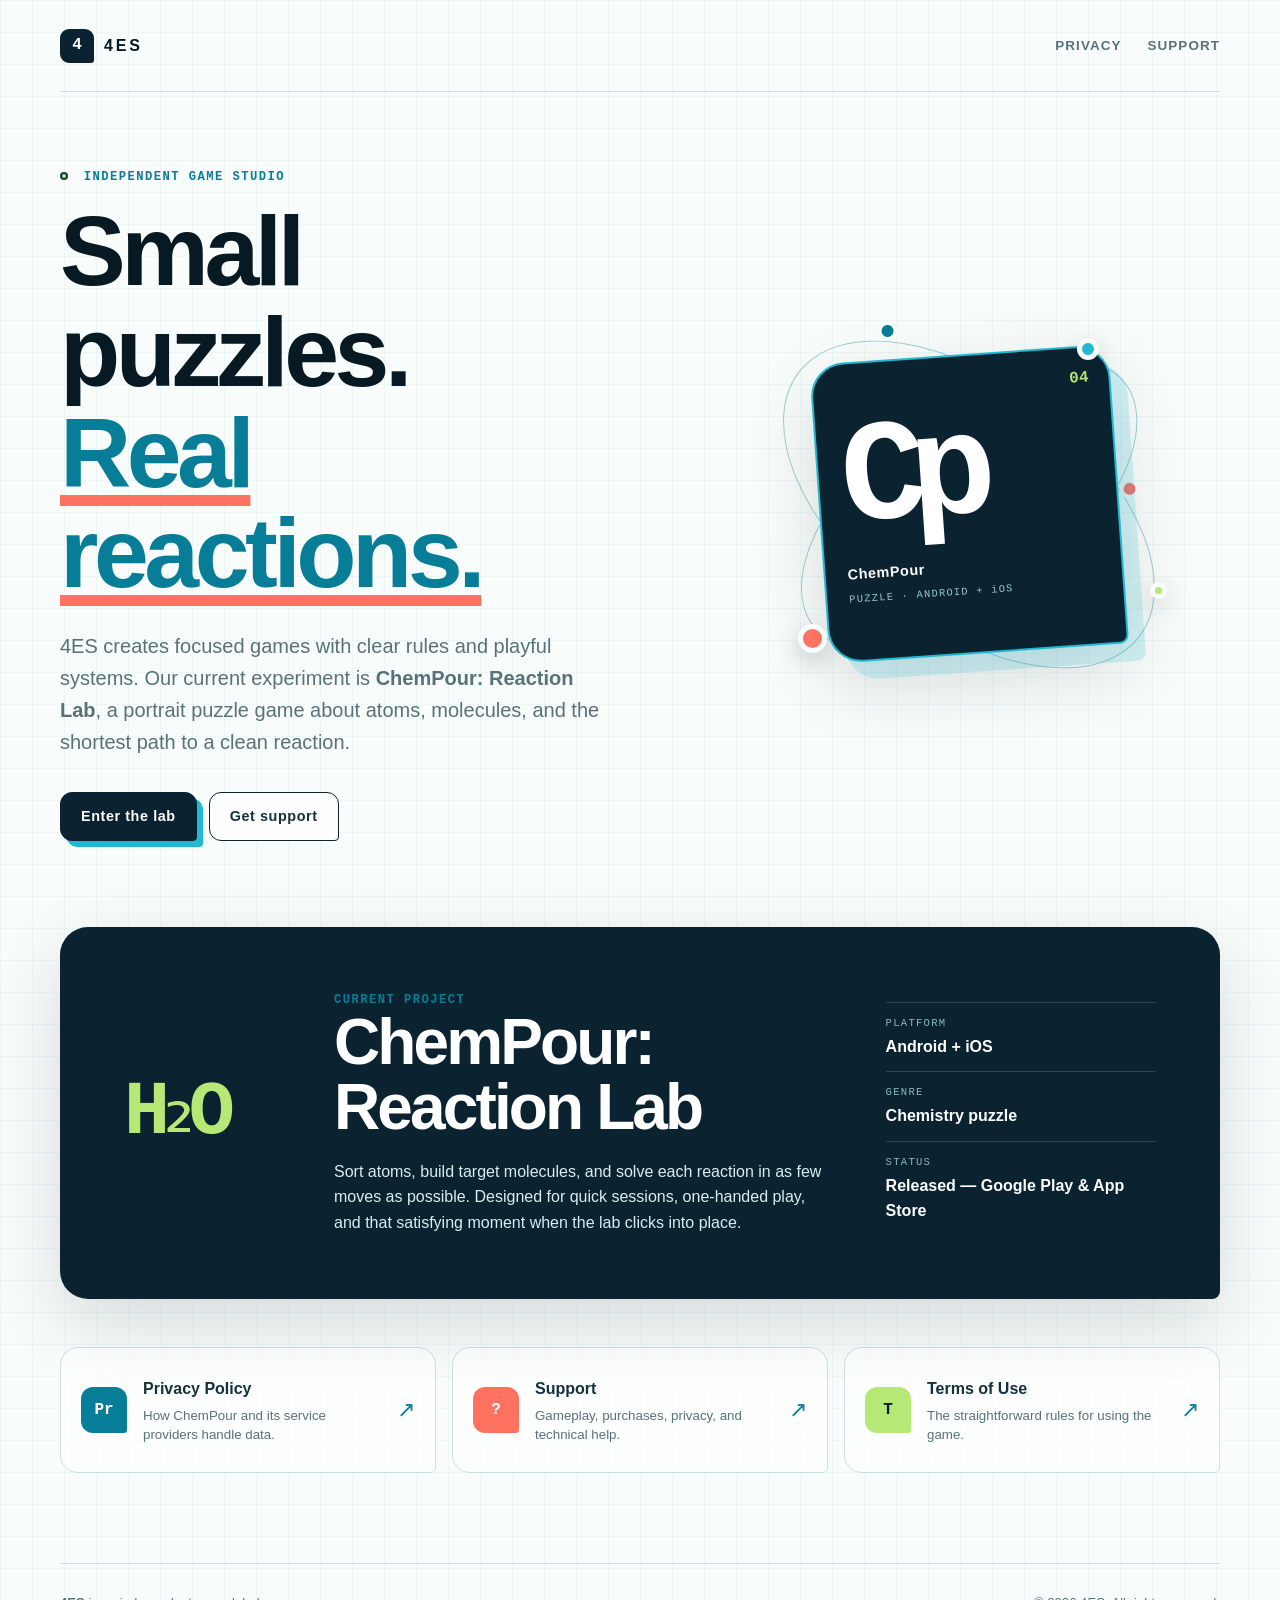
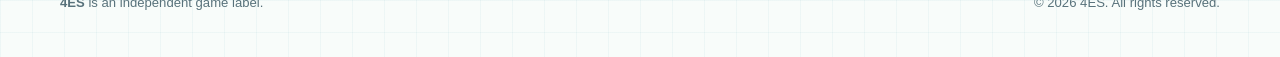
<file: index.html>
<!doctype html>
<html lang="en">
<head>
  <meta charset="utf-8">
  <meta name="viewport" content="width=device-width, initial-scale=1">
  <meta name="theme-color" content="#0b2231">
  <meta name="description" content="4ES is the independent developer and publisher of ChemPour, a compact chemistry puzzle game for Android and iOS.">
  <meta property="og:title" content="4ES — ChemPour: Reaction Lab">
  <meta property="og:description" content="Atoms, molecules, and minimum-move puzzles in a pocket-sized lab.">
  <meta property="og:type" content="website">
  <meta property="og:url" content="https://kaan-syn.github.io/">
  <link rel="icon" href="assets/mark.svg" type="image/svg+xml">
  <link rel="stylesheet" href="assets/styles.css">
  <title>4ES — ChemPour: Reaction Lab</title>
</head>
<body>
  <a class="skip-link" href="#main">Skip to content</a>
  <header class="site-header">
    <a class="brand" href="./" aria-label="4ES home">
      <span class="brand-mark" aria-hidden="true">4</span>
      <span>4ES</span>
    </a>
    <nav aria-label="Primary navigation">
      <a href="privacy/">Privacy</a>
      <a href="support/">Support</a>
    </nav>
  </header>

  <main id="main">
    <section class="hero" aria-labelledby="hero-title">
      <div class="hero-copy">
        <p class="eyebrow"><span class="status-dot" aria-hidden="true"></span> Independent game studio</p>
        <h1 id="hero-title">Small puzzles.<br><span>Real reactions.</span></h1>
        <p class="lede">4ES creates focused games with clear rules and playful systems. Our current experiment is <strong>ChemPour: Reaction Lab</strong>, a portrait puzzle game about atoms, molecules, and the shortest path to a clean reaction.</p>
        <div class="hero-actions">
          <a class="button button-primary" href="#chemistry-tuple">Enter the lab</a>
          <a class="button button-quiet" href="support/">Get support</a>
        </div>
      </div>

      <div class="reaction-stage" aria-label="Stylized ChemPour element card">
        <div class="orbit orbit-one" aria-hidden="true"></div>
        <div class="orbit orbit-two" aria-hidden="true"></div>
        <div class="element-card">
          <span class="element-number">04</span>
          <strong>Cp</strong>
          <span class="element-name">ChemPour</span>
          <span class="element-state">PUZZLE · ANDROID + iOS</span>
        </div>
        <span class="atom atom-cyan" aria-hidden="true"></span>
        <span class="atom atom-coral" aria-hidden="true"></span>
        <span class="atom atom-lime" aria-hidden="true"></span>
      </div>
    </section>

    <section class="game-panel" id="chemistry-tuple" aria-labelledby="game-title">
      <div class="panel-index" aria-hidden="true">H₂O</div>
      <div class="panel-copy">
        <p class="eyebrow">Current project</p>
        <h2 id="game-title">ChemPour: Reaction Lab</h2>
        <p>Sort atoms, build target molecules, and solve each reaction in as few moves as possible. Designed for quick sessions, one-handed play, and that satisfying moment when the lab clicks into place.</p>
      </div>
      <dl class="facts">
        <div><dt>Platform</dt><dd>Android + iOS</dd></div>
        <div><dt>Genre</dt><dd>Chemistry puzzle</dd></div>
        <div><dt>Status</dt><dd>Released — Google Play &amp; App Store</dd></div>
      </dl>
    </section>

    <section class="link-grid" aria-label="Policies and support">
      <a class="link-card" href="privacy/">
        <span class="card-symbol" aria-hidden="true">Pr</span>
        <span><strong>Privacy Policy</strong><small>How ChemPour and its service providers handle data.</small></span>
        <span class="arrow" aria-hidden="true">↗</span>
      </a>
      <a class="link-card" href="support/">
        <span class="card-symbol coral" aria-hidden="true">?</span>
        <span><strong>Support</strong><small>Gameplay, purchases, privacy, and technical help.</small></span>
        <span class="arrow" aria-hidden="true">↗</span>
      </a>
      <a class="link-card" href="terms/">
        <span class="card-symbol lime" aria-hidden="true">T</span>
        <span><strong>Terms of Use</strong><small>The straightforward rules for using the game.</small></span>
        <span class="arrow" aria-hidden="true">↗</span>
      </a>
    </section>
  </main>

  <footer>
    <p><strong>4ES</strong> is an independent game label.</p>
    <p>© 2026 4ES. All rights reserved.</p>
  </footer>
</body>
</html>
</file>
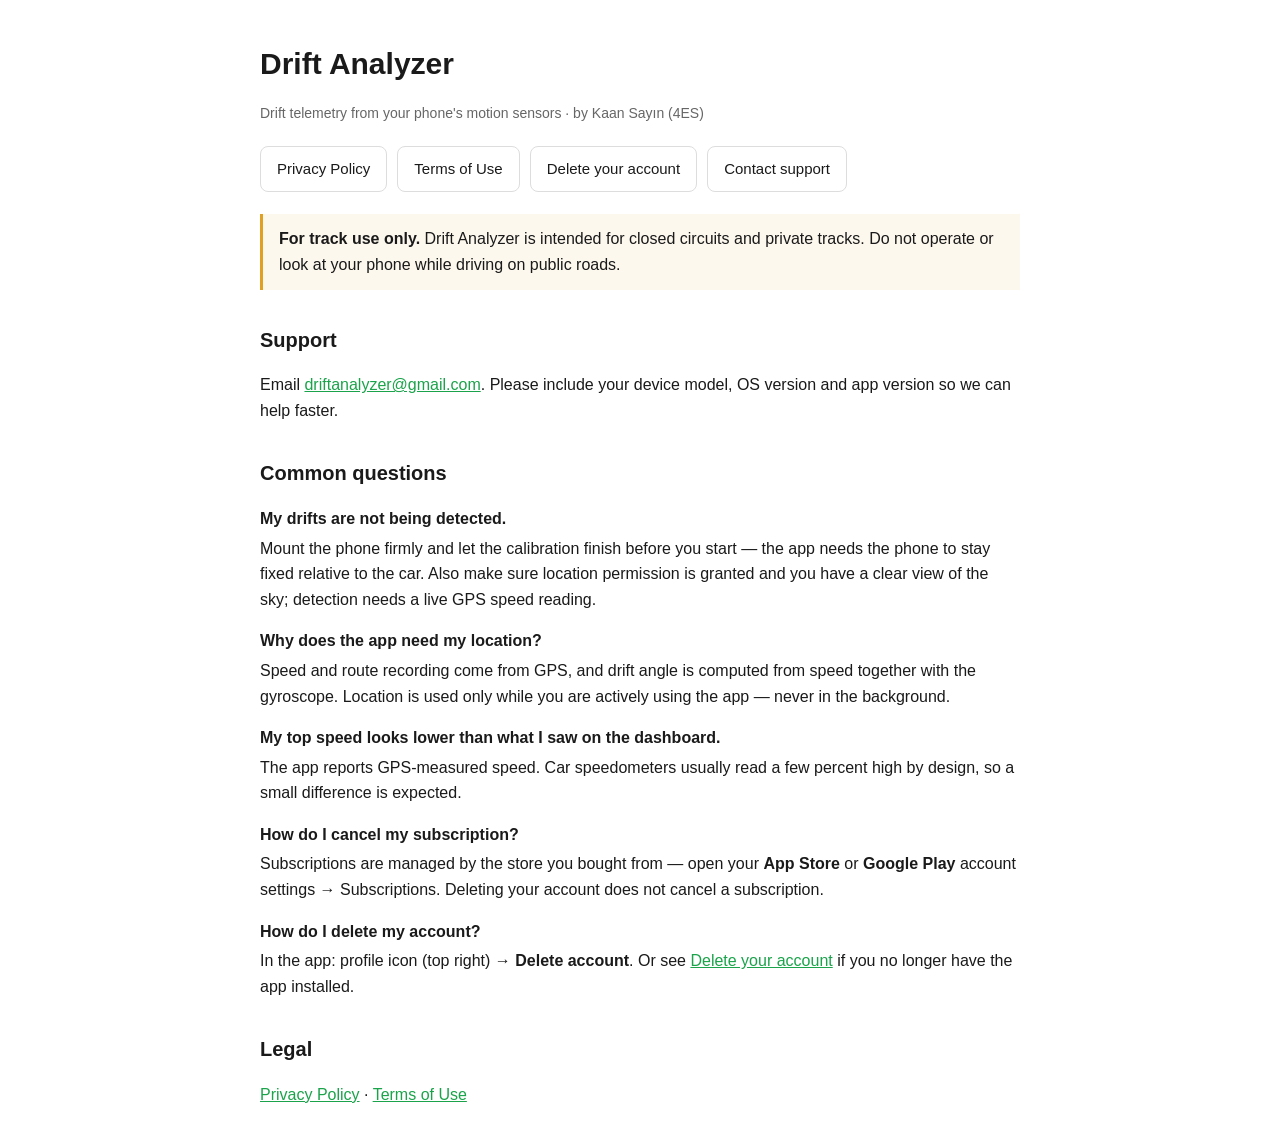
<file: drift-analyzer/index.html>
<!DOCTYPE html>
<html lang="en">
<head>
<meta charset="utf-8">
<meta name="viewport" content="width=device-width, initial-scale=1">
<title>Drift Analyzer — Support</title>
<meta name="description" content="Support, privacy policy, terms and account deletion for Drift Analyzer.">
<style>
  body{font-family:-apple-system,Segoe UI,Roboto,Helvetica,Arial,sans-serif;max-width:760px;margin:40px auto;padding:0 20px;line-height:1.6;color:#1a1a1a}
  h1{font-size:30px;margin-bottom:4px} h2{font-size:20px;margin-top:34px} a{color:#1aa34a}
  .muted{color:#666;font-size:14px}
  .links{display:flex;gap:10px;flex-wrap:wrap;margin:22px 0}
  .links a{border:1px solid #ddd;border-radius:8px;padding:10px 16px;text-decoration:none;color:#1a1a1a;font-size:15px}
  .links a:hover{border-color:#1aa34a}
  dt{font-weight:600;margin-top:16px}
  dd{margin:4px 0 0 0}
  .warn{border-left:3px solid #e0a021;background:#fdf8ee;padding:12px 16px;margin:22px 0}
</style>
</head>
<body>

<h1>Drift Analyzer</h1>
<p class="muted">Drift telemetry from your phone's motion sensors · by Kaan Sayın (4ES)</p>

<div class="links">
  <a href="privacy.html">Privacy Policy</a>
  <a href="terms.html">Terms of Use</a>
  <a href="delete-account.html">Delete your account</a>
  <a href="mailto:driftanalyzer@gmail.com">Contact support</a>
</div>

<div class="warn">
  <strong>For track use only.</strong> Drift Analyzer is intended for closed circuits and private tracks.
  Do not operate or look at your phone while driving on public roads.
</div>

<h2>Support</h2>
<p>Email <a href="mailto:driftanalyzer@gmail.com">driftanalyzer@gmail.com</a>. Please include your device model, OS version and app version so we can help faster.</p>

<h2>Common questions</h2>
<dl>
  <dt>My drifts are not being detected.</dt>
  <dd>Mount the phone firmly and let the calibration finish before you start — the app needs the phone to stay fixed relative to the car. Also make sure location permission is granted and you have a clear view of the sky; detection needs a live GPS speed reading.</dd>

  <dt>Why does the app need my location?</dt>
  <dd>Speed and route recording come from GPS, and drift angle is computed from speed together with the gyroscope. Location is used only while you are actively using the app — never in the background.</dd>

  <dt>My top speed looks lower than what I saw on the dashboard.</dt>
  <dd>The app reports GPS-measured speed. Car speedometers usually read a few percent high by design, so a small difference is expected.</dd>

  <dt>How do I cancel my subscription?</dt>
  <dd>Subscriptions are managed by the store you bought from — open your <strong>App Store</strong> or <strong>Google Play</strong> account settings → Subscriptions. Deleting your account does not cancel a subscription.</dd>

  <dt>How do I delete my account?</dt>
  <dd>In the app: profile icon (top right) → <strong>Delete account</strong>. Or see <a href="delete-account.html">Delete your account</a> if you no longer have the app installed.</dd>
</dl>

<h2>Legal</h2>
<p><a href="privacy.html">Privacy Policy</a> · <a href="terms.html">Terms of Use</a></p>

</body>
</html>
</file>
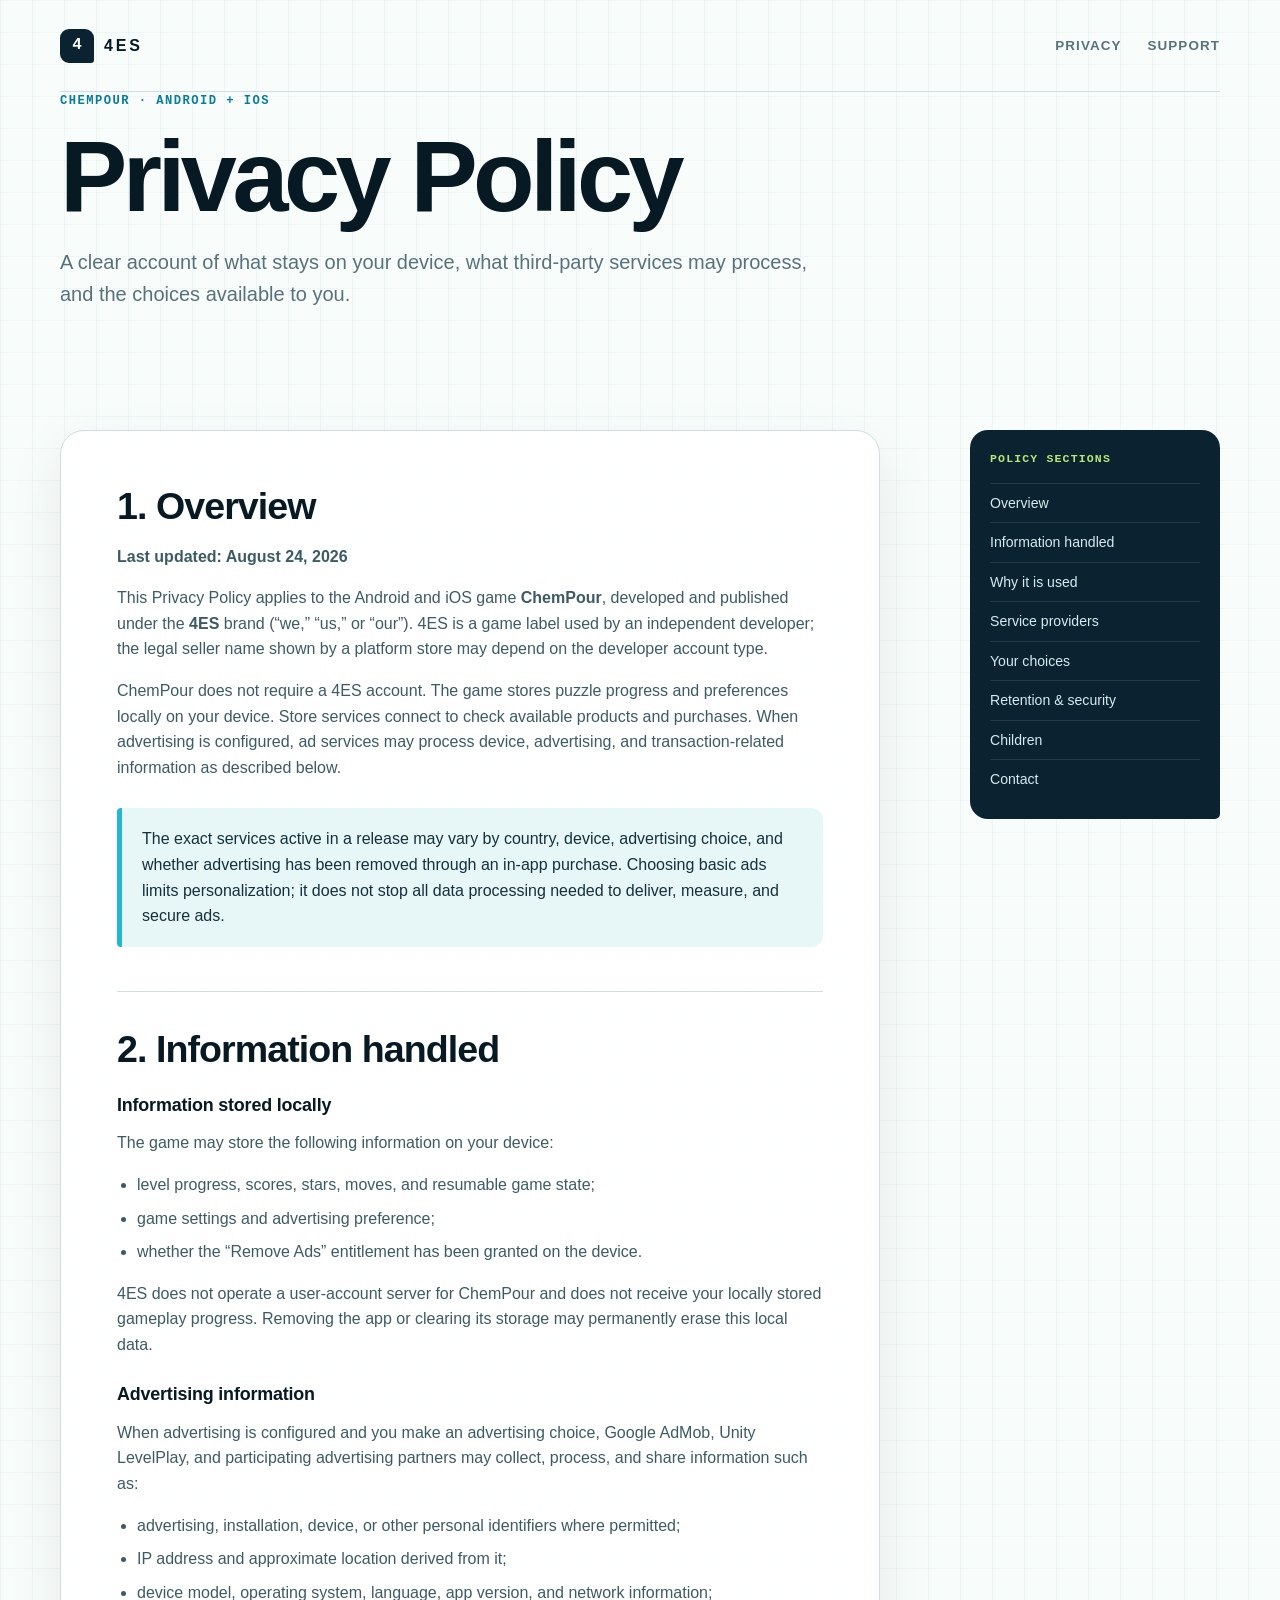
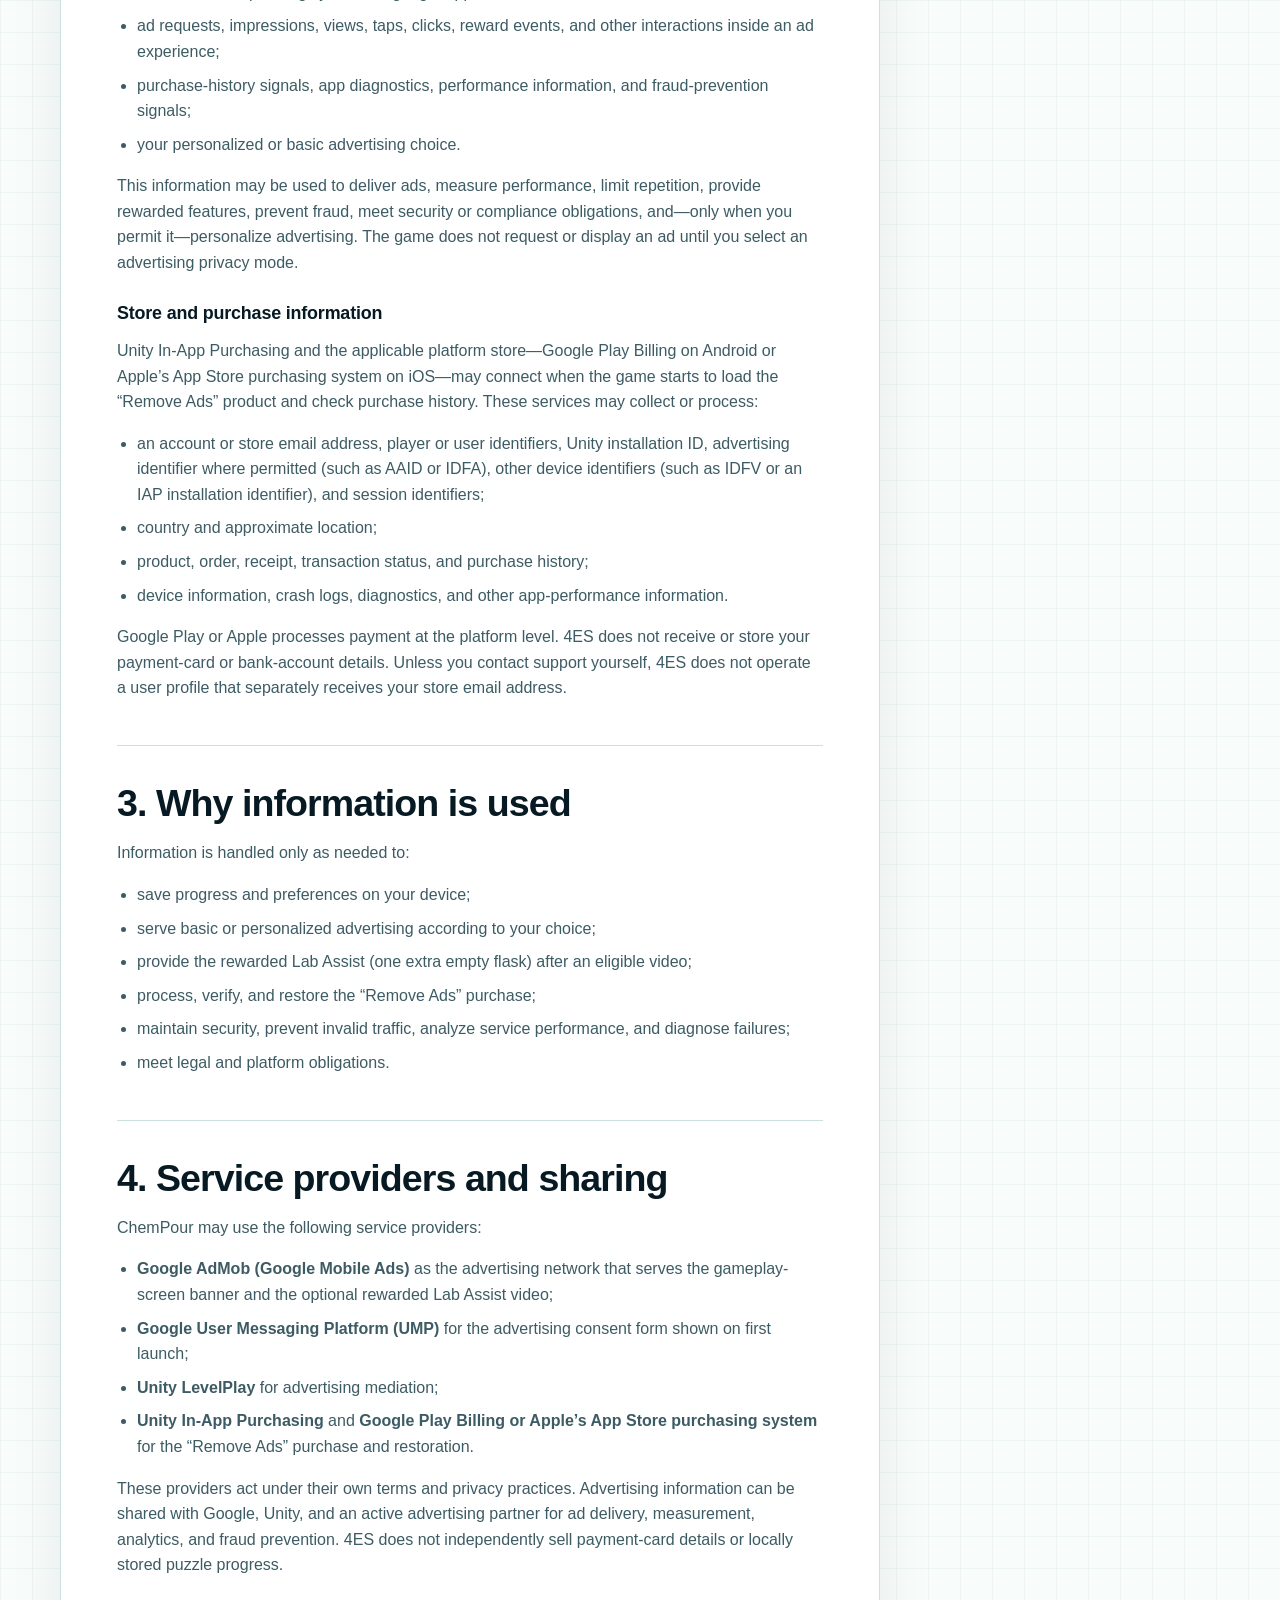
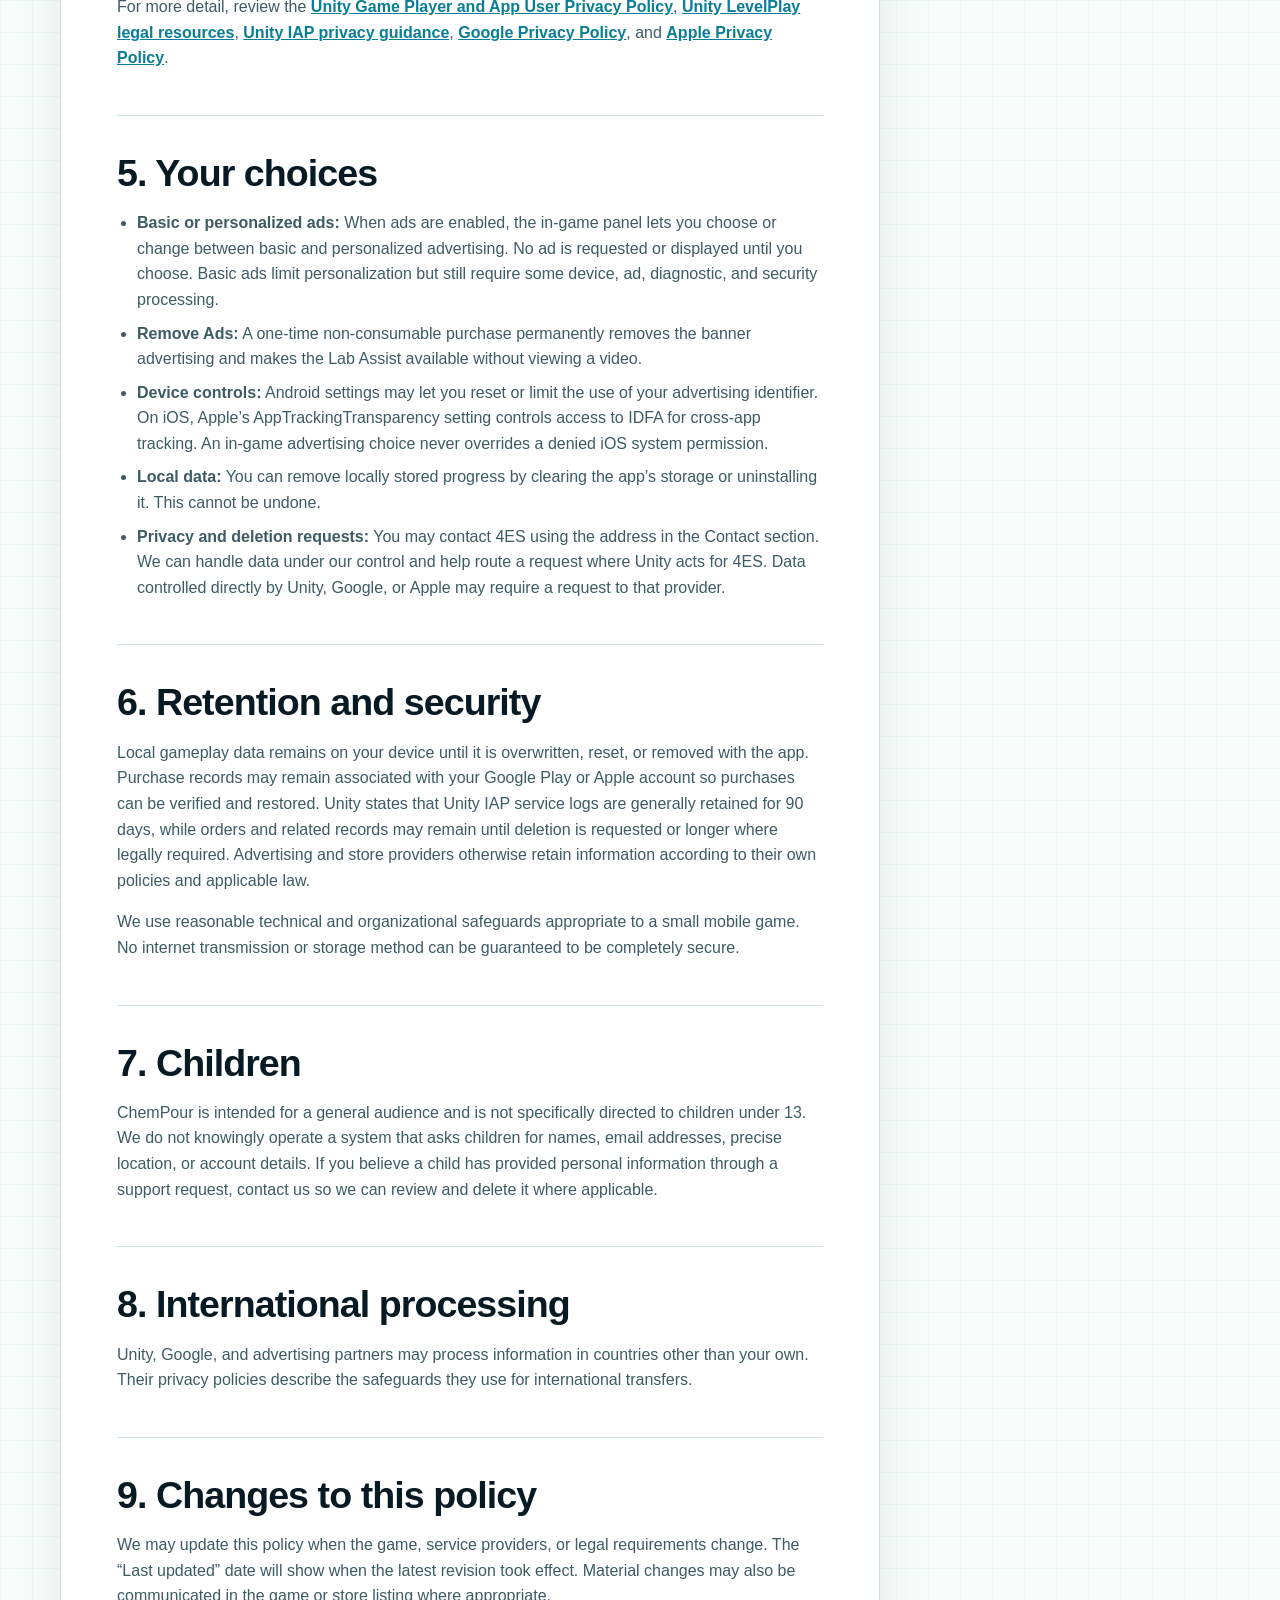
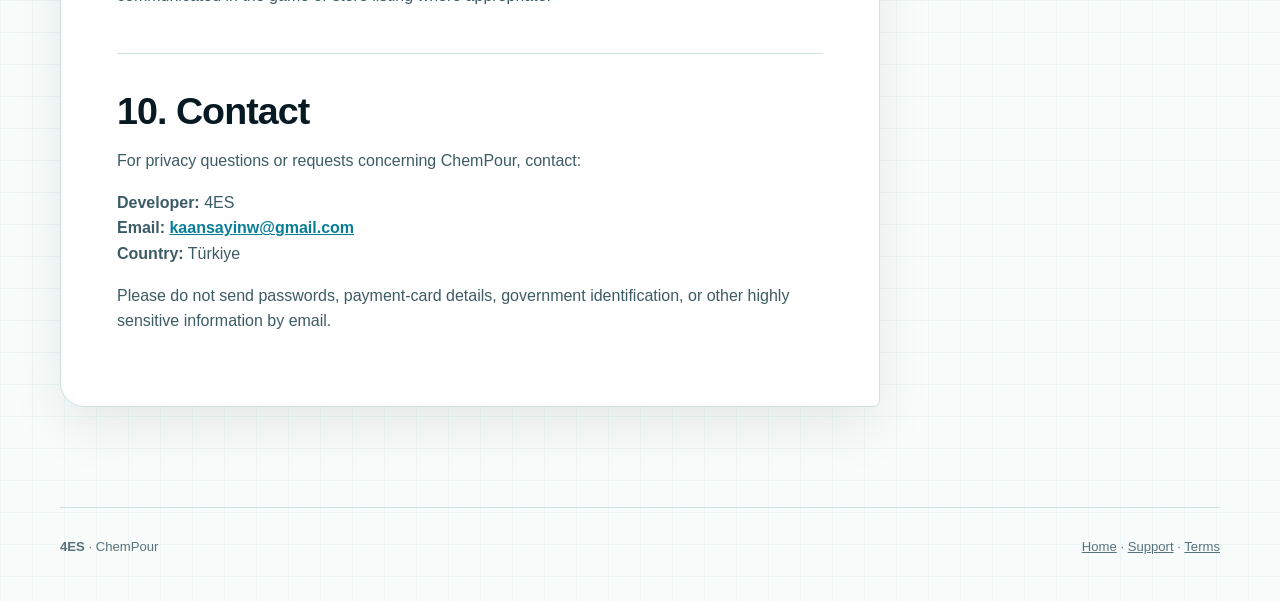
<file: privacy/index.html>
<!doctype html>
<html lang="en">
<head>
  <meta charset="utf-8">
  <meta name="viewport" content="width=device-width, initial-scale=1">
  <meta name="theme-color" content="#0b2231">
  <meta name="description" content="Privacy Policy for ChemPour, published by 4ES.">
  <link rel="icon" href="../assets/mark.svg" type="image/svg+xml">
  <link rel="stylesheet" href="../assets/styles.css">
  <title>Privacy Policy — ChemPour</title>
</head>
<body>
  <a class="skip-link" href="#main">Skip to content</a>
  <header class="site-header">
    <a class="brand" href="../" aria-label="4ES home"><span class="brand-mark" aria-hidden="true">4</span><span>4ES</span></a>
    <nav aria-label="Primary navigation"><a aria-current="page" href="./">Privacy</a><a href="../support/">Support</a></nav>
  </header>

  <main id="main">
    <div class="page-title">
      <p class="eyebrow">ChemPour · Android + iOS</p>
      <h1>Privacy Policy</h1>
      <p class="lede">A clear account of what stays on your device, what third-party services may process, and the choices available to you.</p>
    </div>

    <div class="page-shell">
      <article class="policy-content">
        <section id="overview">
          <h2>1. Overview</h2>
          <p><strong>Last updated: August 24, 2026</strong></p>
          <p>This Privacy Policy applies to the Android and iOS game <strong>ChemPour</strong>, developed and published under the <strong>4ES</strong> brand (“we,” “us,” or “our”). 4ES is a game label used by an independent developer; the legal seller name shown by a platform store may depend on the developer account type.</p>
          <p>ChemPour does not require a 4ES account. The game stores puzzle progress and preferences locally on your device. Store services connect to check available products and purchases. When advertising is configured, ad services may process device, advertising, and transaction-related information as described below.</p>
          <div class="notice">The exact services active in a release may vary by country, device, advertising choice, and whether advertising has been removed through an in-app purchase. Choosing basic ads limits personalization; it does not stop all data processing needed to deliver, measure, and secure ads.</div>
        </section>

        <section id="data">
          <h2>2. Information handled</h2>
          <h3>Information stored locally</h3>
          <p>The game may store the following information on your device:</p>
          <ul>
            <li>level progress, scores, stars, moves, and resumable game state;</li>
            <li>game settings and advertising preference;</li>
            <li>whether the “Remove Ads” entitlement has been granted on the device.</li>
          </ul>
          <p>4ES does not operate a user-account server for ChemPour and does not receive your locally stored gameplay progress. Removing the app or clearing its storage may permanently erase this local data.</p>

          <h3>Advertising information</h3>
          <p>When advertising is configured and you make an advertising choice, Google AdMob, Unity LevelPlay, and participating advertising partners may collect, process, and share information such as:</p>
          <ul>
            <li>advertising, installation, device, or other personal identifiers where permitted;</li>
            <li>IP address and approximate location derived from it;</li>
            <li>device model, operating system, language, app version, and network information;</li>
            <li>ad requests, impressions, views, taps, clicks, reward events, and other interactions inside an ad experience;</li>
            <li>purchase-history signals, app diagnostics, performance information, and fraud-prevention signals;</li>
            <li>your personalized or basic advertising choice.</li>
          </ul>
          <p>This information may be used to deliver ads, measure performance, limit repetition, provide rewarded features, prevent fraud, meet security or compliance obligations, and—only when you permit it—personalize advertising. The game does not request or display an ad until you select an advertising privacy mode.</p>

          <h3>Store and purchase information</h3>
          <p>Unity In-App Purchasing and the applicable platform store—Google Play Billing on Android or Apple’s App Store purchasing system on iOS—may connect when the game starts to load the “Remove Ads” product and check purchase history. These services may collect or process:</p>
          <ul>
            <li>an account or store email address, player or user identifiers, Unity installation ID, advertising identifier where permitted (such as AAID or IDFA), other device identifiers (such as IDFV or an IAP installation identifier), and session identifiers;</li>
            <li>country and approximate location;</li>
            <li>product, order, receipt, transaction status, and purchase history;</li>
            <li>device information, crash logs, diagnostics, and other app-performance information.</li>
          </ul>
          <p>Google Play or Apple processes payment at the platform level. 4ES does not receive or store your payment-card or bank-account details. Unless you contact support yourself, 4ES does not operate a user profile that separately receives your store email address.</p>
        </section>

        <section id="use">
          <h2>3. Why information is used</h2>
          <p>Information is handled only as needed to:</p>
          <ul>
            <li>save progress and preferences on your device;</li>
            <li>serve basic or personalized advertising according to your choice;</li>
            <li>provide the rewarded Lab Assist (one extra empty flask) after an eligible video;</li>
            <li>process, verify, and restore the “Remove Ads” purchase;</li>
            <li>maintain security, prevent invalid traffic, analyze service performance, and diagnose failures;</li>
            <li>meet legal and platform obligations.</li>
          </ul>
        </section>

        <section id="sharing">
          <h2>4. Service providers and sharing</h2>
          <p>ChemPour may use the following service providers:</p>
          <ul>
            <li><strong>Google AdMob (Google Mobile Ads)</strong> as the advertising network that serves the gameplay-screen banner and the optional rewarded Lab Assist video;</li>
            <li><strong>Google User Messaging Platform (UMP)</strong> for the advertising consent form shown on first launch;</li>
            <li><strong>Unity LevelPlay</strong> for advertising mediation;</li>
            <li><strong>Unity In-App Purchasing</strong> and <strong>Google Play Billing or Apple’s App Store purchasing system</strong> for the “Remove Ads” purchase and restoration.</li>
          </ul>
          <p>These providers act under their own terms and privacy practices. Advertising information can be shared with Google, Unity, and an active advertising partner for ad delivery, measurement, analytics, and fraud prevention. 4ES does not independently sell payment-card details or locally stored puzzle progress.</p>
          <p>For more detail, review the <a href="https://unity.com/legal/game-player-and-app-user-privacy-policy" rel="external">Unity Game Player and App User Privacy Policy</a>, <a href="https://docs.unity.com/en-us/grow/levelplay/platform/legal-resources" rel="external">Unity LevelPlay legal resources</a>, <a href="https://docs.unity.com/en-us/iap/privacy-and-consent" rel="external">Unity IAP privacy guidance</a>, <a href="https://policies.google.com/privacy" rel="external">Google Privacy Policy</a>, and <a href="https://www.apple.com/legal/privacy/" rel="external">Apple Privacy Policy</a>.</p>
        </section>

        <section id="choices">
          <h2>5. Your choices</h2>
          <ul>
            <li><strong>Basic or personalized ads:</strong> When ads are enabled, the in-game panel lets you choose or change between basic and personalized advertising. No ad is requested or displayed until you choose. Basic ads limit personalization but still require some device, ad, diagnostic, and security processing.</li>
            <li><strong>Remove Ads:</strong> A one-time non-consumable purchase permanently removes the banner advertising and makes the Lab Assist available without viewing a video.</li>
            <li><strong>Device controls:</strong> Android settings may let you reset or limit the use of your advertising identifier. On iOS, Apple’s AppTrackingTransparency setting controls access to IDFA for cross-app tracking. An in-game advertising choice never overrides a denied iOS system permission.</li>
            <li><strong>Local data:</strong> You can remove locally stored progress by clearing the app’s storage or uninstalling it. This cannot be undone.</li>
            <li><strong>Privacy and deletion requests:</strong> You may contact 4ES using the address in the Contact section. We can handle data under our control and help route a request where Unity acts for 4ES. Data controlled directly by Unity, Google, or Apple may require a request to that provider.</li>
          </ul>
        </section>

        <section id="retention">
          <h2>6. Retention and security</h2>
          <p>Local gameplay data remains on your device until it is overwritten, reset, or removed with the app. Purchase records may remain associated with your Google Play or Apple account so purchases can be verified and restored. Unity states that Unity IAP service logs are generally retained for 90 days, while orders and related records may remain until deletion is requested or longer where legally required. Advertising and store providers otherwise retain information according to their own policies and applicable law.</p>
          <p>We use reasonable technical and organizational safeguards appropriate to a small mobile game. No internet transmission or storage method can be guaranteed to be completely secure.</p>
        </section>

        <section id="children">
          <h2>7. Children</h2>
          <p>ChemPour is intended for a general audience and is not specifically directed to children under 13. We do not knowingly operate a system that asks children for names, email addresses, precise location, or account details. If you believe a child has provided personal information through a support request, contact us so we can review and delete it where applicable.</p>
        </section>

        <section id="international">
          <h2>8. International processing</h2>
          <p>Unity, Google, and advertising partners may process information in countries other than your own. Their privacy policies describe the safeguards they use for international transfers.</p>
        </section>

        <section id="changes">
          <h2>9. Changes to this policy</h2>
          <p>We may update this policy when the game, service providers, or legal requirements change. The “Last updated” date will show when the latest revision took effect. Material changes may also be communicated in the game or store listing where appropriate.</p>
        </section>

        <section id="contact">
          <h2>10. Contact</h2>
          <p>For privacy questions or requests concerning ChemPour, contact:</p>
          <p><strong>Developer:</strong> 4ES<br><strong>Email:</strong> <a href="mailto:kaansayinw@gmail.com">kaansayinw@gmail.com</a><br><strong>Country:</strong> Türkiye</p>
          <p>Please do not send passwords, payment-card details, government identification, or other highly sensitive information by email.</p>
        </section>
      </article>

      <aside class="page-nav" aria-label="Privacy Policy sections">
        <strong>Policy sections</strong>
        <a href="#overview">Overview</a>
        <a href="#data">Information handled</a>
        <a href="#use">Why it is used</a>
        <a href="#sharing">Service providers</a>
        <a href="#choices">Your choices</a>
        <a href="#retention">Retention &amp; security</a>
        <a href="#children">Children</a>
        <a href="#contact">Contact</a>
      </aside>
    </div>
  </main>

  <footer><p><strong>4ES</strong> · ChemPour</p><p><a href="../">Home</a> · <a href="../support/">Support</a> · <a href="../terms/">Terms</a></p></footer>
</body>
</html>
</file>
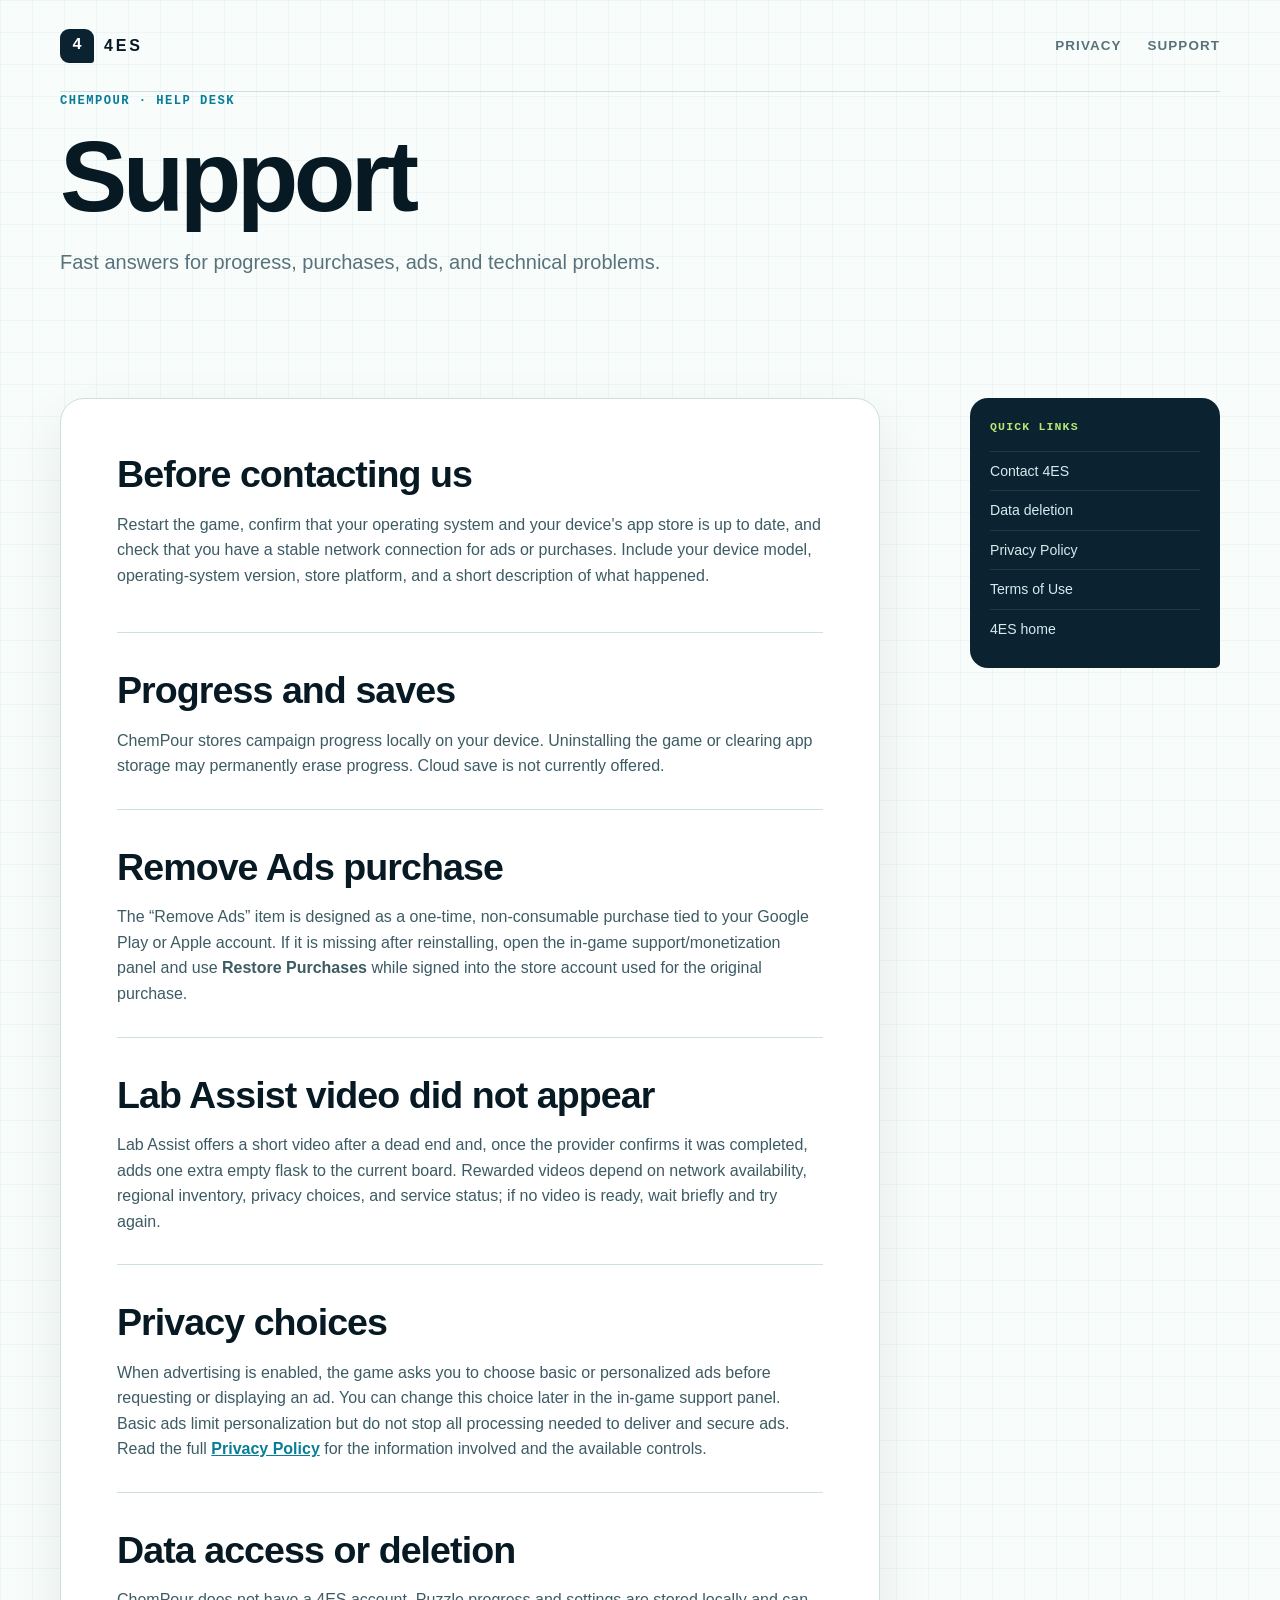
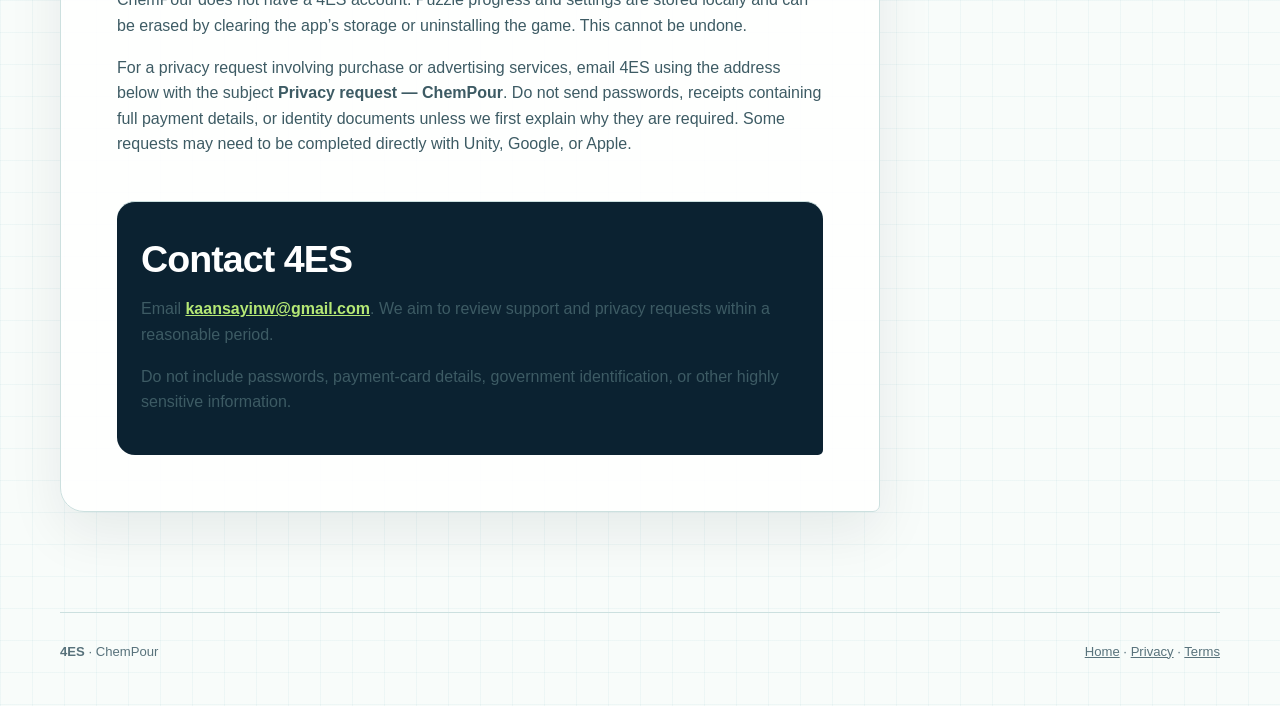
<file: support/index.html>
<!doctype html>
<html lang="en">
<head>
  <meta charset="utf-8">
  <meta name="viewport" content="width=device-width, initial-scale=1">
  <meta name="theme-color" content="#0b2231">
  <meta name="description" content="Support for ChemPour, published by 4ES.">
  <link rel="icon" href="../assets/mark.svg" type="image/svg+xml">
  <link rel="stylesheet" href="../assets/styles.css">
  <title>Support — ChemPour</title>
</head>
<body>
  <a class="skip-link" href="#main">Skip to content</a>
  <header class="site-header">
    <a class="brand" href="../" aria-label="4ES home"><span class="brand-mark" aria-hidden="true">4</span><span>4ES</span></a>
    <nav aria-label="Primary navigation"><a href="../privacy/">Privacy</a><a aria-current="page" href="./">Support</a></nav>
  </header>

  <main id="main">
    <div class="page-title">
      <p class="eyebrow">ChemPour · Help desk</p>
      <h1>Support</h1>
      <p class="lede">Fast answers for progress, purchases, ads, and technical problems.</p>
    </div>

    <div class="page-shell">
      <article class="policy-content">
        <section>
          <h2>Before contacting us</h2>
          <p>Restart the game, confirm that your operating system and your device's app store is up to date, and check that you have a stable network connection for ads or purchases. Include your device model, operating-system version, store platform, and a short description of what happened.</p>
        </section>

        <section class="faq-item">
          <h2>Progress and saves</h2>
          <p>ChemPour stores campaign progress locally on your device. Uninstalling the game or clearing app storage may permanently erase progress. Cloud save is not currently offered.</p>
        </section>

        <section class="faq-item">
          <h2>Remove Ads purchase</h2>
          <p>The “Remove Ads” item is designed as a one-time, non-consumable purchase tied to your Google Play or Apple account. If it is missing after reinstalling, open the in-game support/monetization panel and use <strong>Restore Purchases</strong> while signed into the store account used for the original purchase.</p>
        </section>

        <section class="faq-item">
          <h2>Lab Assist video did not appear</h2>
          <p>Lab Assist offers a short video after a dead end and, once the provider confirms it was completed, adds one extra empty flask to the current board. Rewarded videos depend on network availability, regional inventory, privacy choices, and service status; if no video is ready, wait briefly and try again.</p>
        </section>

        <section class="faq-item">
          <h2>Privacy choices</h2>
          <p>When advertising is enabled, the game asks you to choose basic or personalized ads before requesting or displaying an ad. You can change this choice later in the in-game support panel. Basic ads limit personalization but do not stop all processing needed to deliver and secure ads. Read the full <a href="../privacy/">Privacy Policy</a> for the information involved and the available controls.</p>
        </section>

        <section class="faq-item" id="data-deletion">
          <h2>Data access or deletion</h2>
          <p>ChemPour does not have a 4ES account. Puzzle progress and settings are stored locally and can be erased by clearing the app’s storage or uninstalling the game. This cannot be undone.</p>
          <p>For a privacy request involving purchase or advertising services, email 4ES using the address below with the subject <strong>Privacy request — ChemPour</strong>. Do not send passwords, receipts containing full payment details, or identity documents unless we first explain why they are required. Some requests may need to be completed directly with Unity, Google, or Apple.</p>
        </section>

        <section class="contact-block" id="contact">
          <h2>Contact 4ES</h2>
          <p>Email <a href="mailto:kaansayinw@gmail.com">kaansayinw@gmail.com</a>. We aim to review support and privacy requests within a reasonable period.</p>
          <p>Do not include passwords, payment-card details, government identification, or other highly sensitive information.</p>
        </section>
      </article>

      <aside class="page-nav" aria-label="Support links">
        <strong>Quick links</strong>
        <a href="#contact">Contact 4ES</a>
        <a href="#data-deletion">Data deletion</a>
        <a href="../privacy/">Privacy Policy</a>
        <a href="../terms/">Terms of Use</a>
        <a href="../">4ES home</a>
      </aside>
    </div>
  </main>

  <footer><p><strong>4ES</strong> · ChemPour</p><p><a href="../">Home</a> · <a href="../privacy/">Privacy</a> · <a href="../terms/">Terms</a></p></footer>
</body>
</html>
</file>
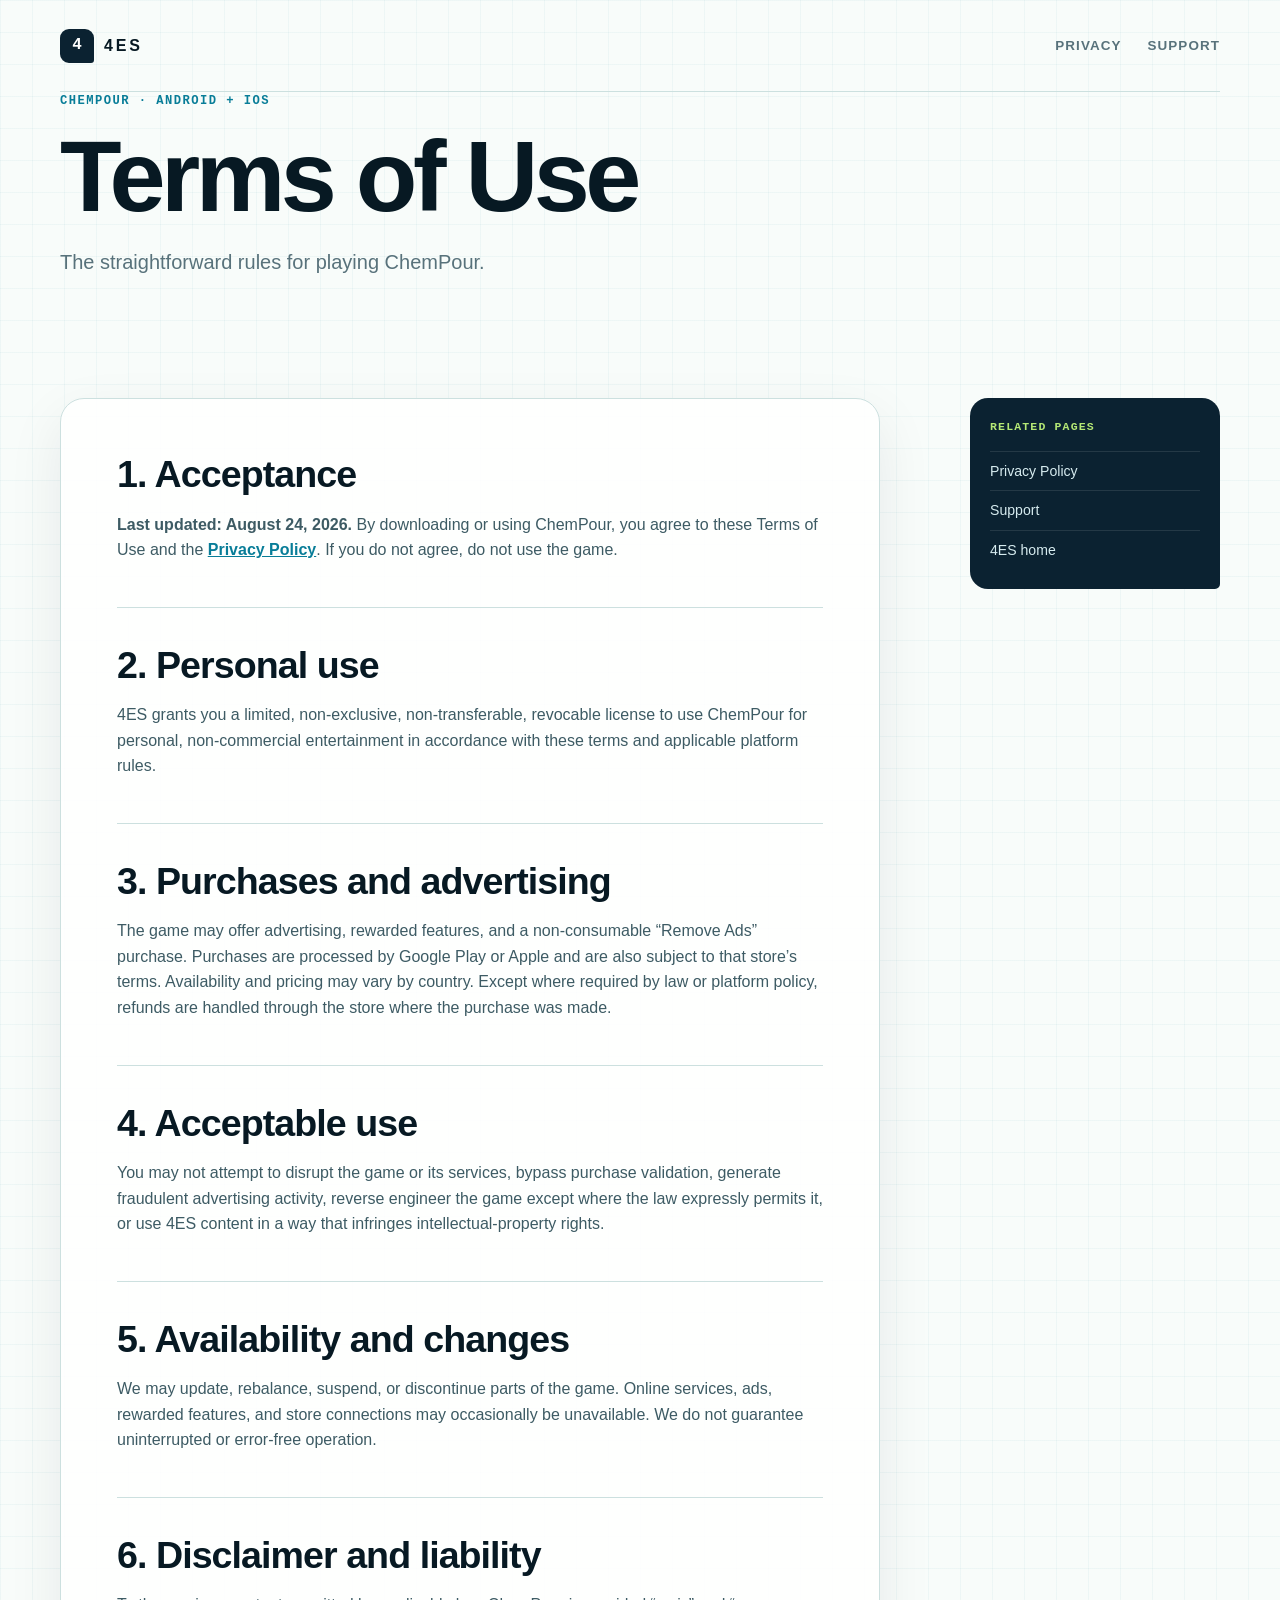
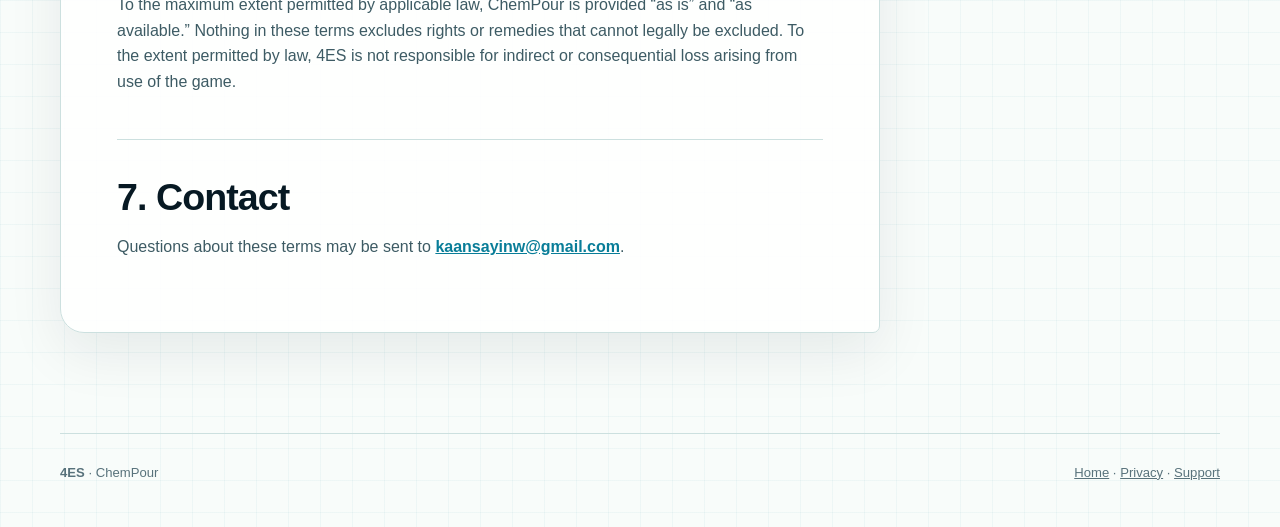
<file: terms/index.html>
<!doctype html>
<html lang="en">
<head>
  <meta charset="utf-8">
  <meta name="viewport" content="width=device-width, initial-scale=1">
  <meta name="theme-color" content="#0b2231">
  <meta name="description" content="Terms of Use for ChemPour, published by 4ES.">
  <link rel="icon" href="../assets/mark.svg" type="image/svg+xml">
  <link rel="stylesheet" href="../assets/styles.css">
  <title>Terms of Use — ChemPour</title>
</head>
<body>
  <a class="skip-link" href="#main">Skip to content</a>
  <header class="site-header">
    <a class="brand" href="../" aria-label="4ES home"><span class="brand-mark" aria-hidden="true">4</span><span>4ES</span></a>
    <nav aria-label="Primary navigation"><a href="../privacy/">Privacy</a><a href="../support/">Support</a></nav>
  </header>

  <main id="main">
    <div class="page-title">
      <p class="eyebrow">ChemPour · Android + iOS</p>
      <h1>Terms of Use</h1>
      <p class="lede">The straightforward rules for playing ChemPour.</p>
    </div>

    <div class="page-shell">
      <article class="policy-content">
        <section>
          <h2>1. Acceptance</h2>
          <p><strong>Last updated: August 24, 2026.</strong> By downloading or using ChemPour, you agree to these Terms of Use and the <a href="../privacy/">Privacy Policy</a>. If you do not agree, do not use the game.</p>
        </section>
        <section>
          <h2>2. Personal use</h2>
          <p>4ES grants you a limited, non-exclusive, non-transferable, revocable license to use ChemPour for personal, non-commercial entertainment in accordance with these terms and applicable platform rules.</p>
        </section>
        <section>
          <h2>3. Purchases and advertising</h2>
          <p>The game may offer advertising, rewarded features, and a non-consumable “Remove Ads” purchase. Purchases are processed by Google Play or Apple and are also subject to that store’s terms. Availability and pricing may vary by country. Except where required by law or platform policy, refunds are handled through the store where the purchase was made.</p>
        </section>
        <section>
          <h2>4. Acceptable use</h2>
          <p>You may not attempt to disrupt the game or its services, bypass purchase validation, generate fraudulent advertising activity, reverse engineer the game except where the law expressly permits it, or use 4ES content in a way that infringes intellectual-property rights.</p>
        </section>
        <section>
          <h2>5. Availability and changes</h2>
          <p>We may update, rebalance, suspend, or discontinue parts of the game. Online services, ads, rewarded features, and store connections may occasionally be unavailable. We do not guarantee uninterrupted or error-free operation.</p>
        </section>
        <section>
          <h2>6. Disclaimer and liability</h2>
          <p>To the maximum extent permitted by applicable law, ChemPour is provided “as is” and “as available.” Nothing in these terms excludes rights or remedies that cannot legally be excluded. To the extent permitted by law, 4ES is not responsible for indirect or consequential loss arising from use of the game.</p>
        </section>
        <section>
          <h2>7. Contact</h2>
          <p>Questions about these terms may be sent to <a href="mailto:kaansayinw@gmail.com">kaansayinw@gmail.com</a>.</p>
        </section>
      </article>

      <aside class="page-nav" aria-label="Terms links">
        <strong>Related pages</strong>
        <a href="../privacy/">Privacy Policy</a>
        <a href="../support/">Support</a>
        <a href="../">4ES home</a>
      </aside>
    </div>
  </main>

  <footer><p><strong>4ES</strong> · ChemPour</p><p><a href="../">Home</a> · <a href="../privacy/">Privacy</a> · <a href="../support/">Support</a></p></footer>
</body>
</html>
</file>
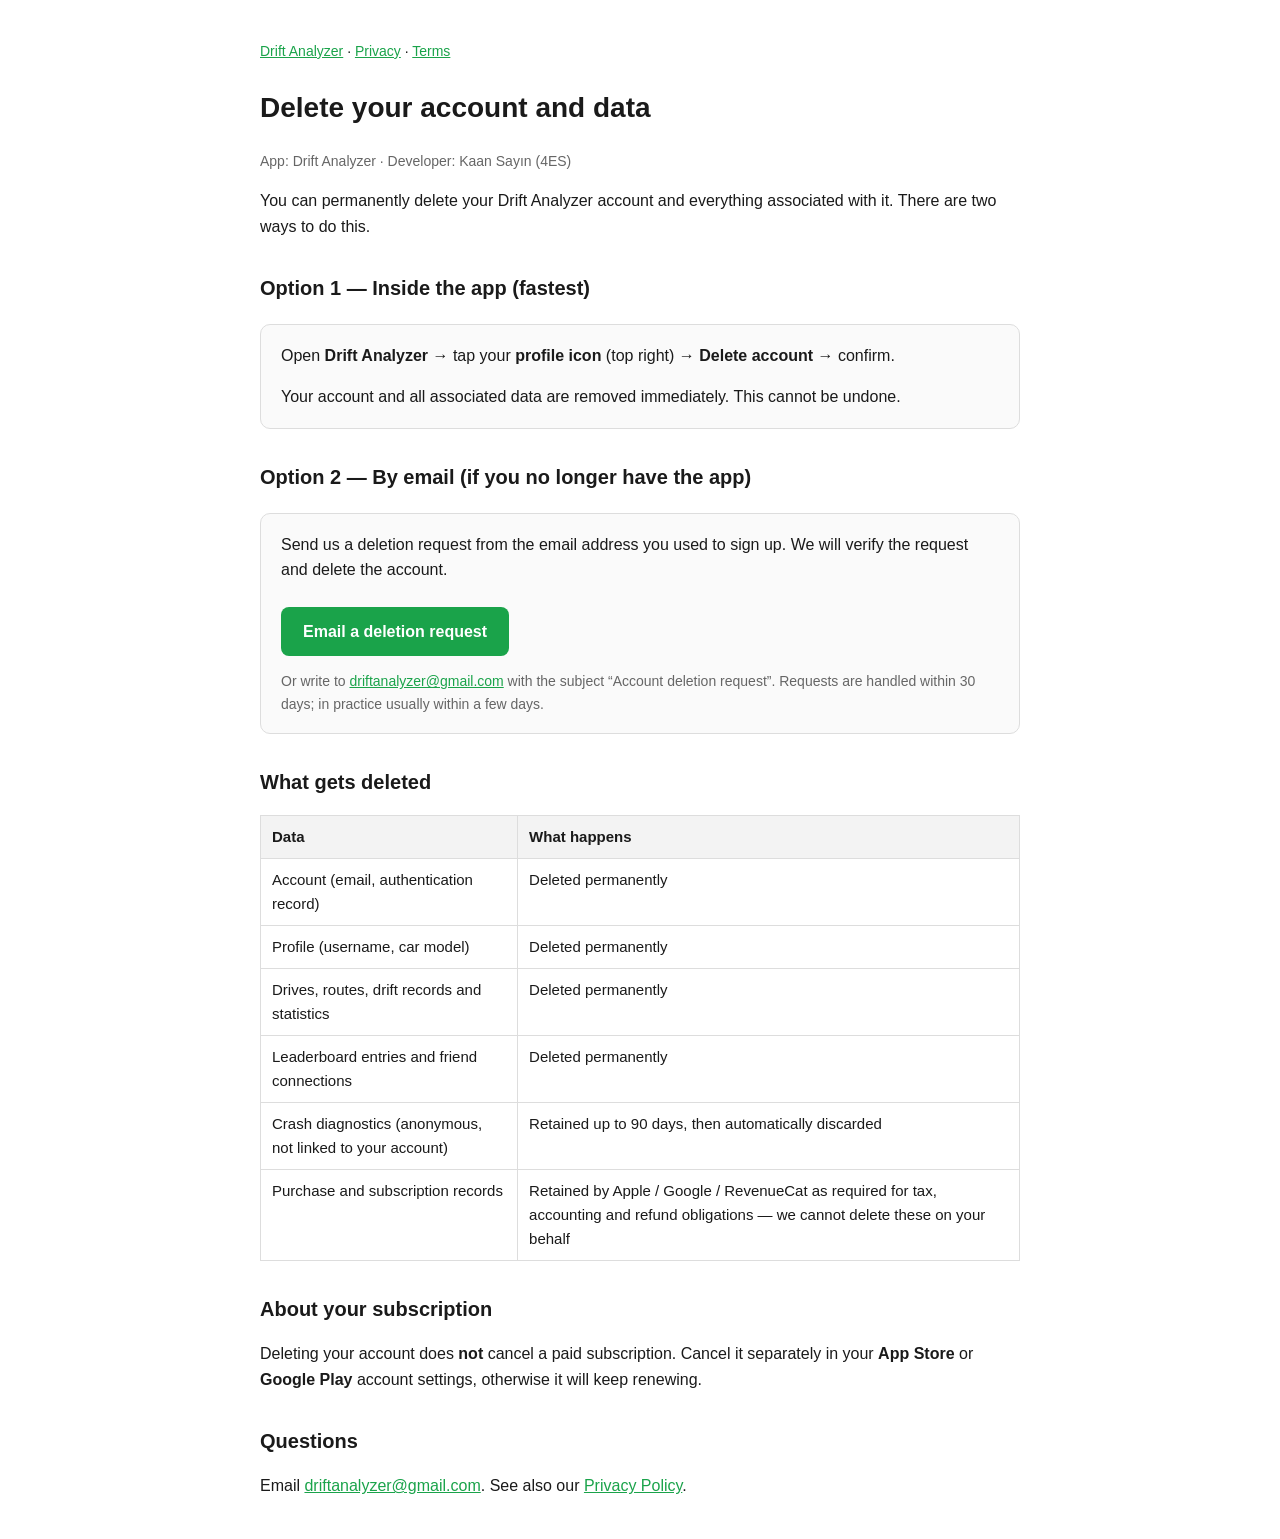
<file: drift-analyzer/delete-account.html>
<!DOCTYPE html>
<html lang="en">
<head>
<meta charset="utf-8">
<meta name="viewport" content="width=device-width, initial-scale=1">
<title>Drift Analyzer — Delete your account and data</title>
<style>
  body{font-family:-apple-system,Segoe UI,Roboto,Helvetica,Arial,sans-serif;max-width:760px;margin:40px auto;padding:0 20px;line-height:1.6;color:#1a1a1a}
  h1{font-size:28px} h2{font-size:20px;margin-top:32px} a{color:#1aa34a}
  .muted{color:#666;font-size:14px}
  nav{margin-bottom:24px;font-size:14px}
  .box{border:1px solid #ddd;border-radius:10px;padding:18px 20px;margin:20px 0;background:#fafafa}
  .cta{display:inline-block;background:#1aa34a;color:#fff;padding:12px 22px;border-radius:8px;text-decoration:none;font-weight:600;margin-top:8px}
  table{border-collapse:collapse;width:100%;margin-top:12px}
  th,td{border:1px solid #ddd;padding:9px 11px;text-align:left;font-size:15px;vertical-align:top}
  th{background:#f3f3f3}
</style>
</head>
<body>
<nav><a href="./">Drift Analyzer</a> · <a href="privacy.html">Privacy</a> · <a href="terms.html">Terms</a></nav>

<h1>Delete your account and data</h1>
<p class="muted">App: Drift Analyzer · Developer: Kaan Sayın (4ES)</p>

<p>You can permanently delete your Drift Analyzer account and everything associated with it. There are two ways to do this.</p>

<h2>Option 1 — Inside the app (fastest)</h2>
<div class="box">
  <p style="margin-top:0">Open <strong>Drift Analyzer</strong> → tap your <strong>profile icon</strong> (top right) → <strong>Delete account</strong> → confirm.</p>
  <p style="margin-bottom:0">Your account and all associated data are removed immediately. This cannot be undone.</p>
</div>

<h2>Option 2 — By email (if you no longer have the app)</h2>
<div class="box">
  <p style="margin-top:0">Send us a deletion request from the email address you used to sign up. We will verify the request and delete the account.</p>
  <a class="cta" href="mailto:driftanalyzer@gmail.com?subject=Account%20deletion%20request%20%E2%80%94%20Drift%20Analyzer&amp;body=Please%20delete%20my%20Drift%20Analyzer%20account%20and%20all%20associated%20data.%0A%0AAccount%20email%3A%20%0AUsername%20(if%20known)%3A%20%0A">Email a deletion request</a>
  <p class="muted" style="margin-bottom:0">Or write to <a href="mailto:driftanalyzer@gmail.com">driftanalyzer@gmail.com</a> with the subject “Account deletion request”. Requests are handled within 30 days; in practice usually within a few days.</p>
</div>

<h2>What gets deleted</h2>
<table>
  <tr><th>Data</th><th>What happens</th></tr>
  <tr><td>Account (email, authentication record)</td><td>Deleted permanently</td></tr>
  <tr><td>Profile (username, car model)</td><td>Deleted permanently</td></tr>
  <tr><td>Drives, routes, drift records and statistics</td><td>Deleted permanently</td></tr>
  <tr><td>Leaderboard entries and friend connections</td><td>Deleted permanently</td></tr>
  <tr><td>Crash diagnostics (anonymous, not linked to your account)</td><td>Retained up to 90 days, then automatically discarded</td></tr>
  <tr><td>Purchase and subscription records</td><td>Retained by Apple / Google / RevenueCat as required for tax, accounting and refund obligations — we cannot delete these on your behalf</td></tr>
</table>

<h2>About your subscription</h2>
<p>Deleting your account does <strong>not</strong> cancel a paid subscription. Cancel it separately in your <strong>App Store</strong> or <strong>Google Play</strong> account settings, otherwise it will keep renewing.</p>

<h2>Questions</h2>
<p>Email <a href="mailto:driftanalyzer@gmail.com">driftanalyzer@gmail.com</a>. See also our <a href="privacy.html">Privacy Policy</a>.</p>
</body>
</html>
</file>
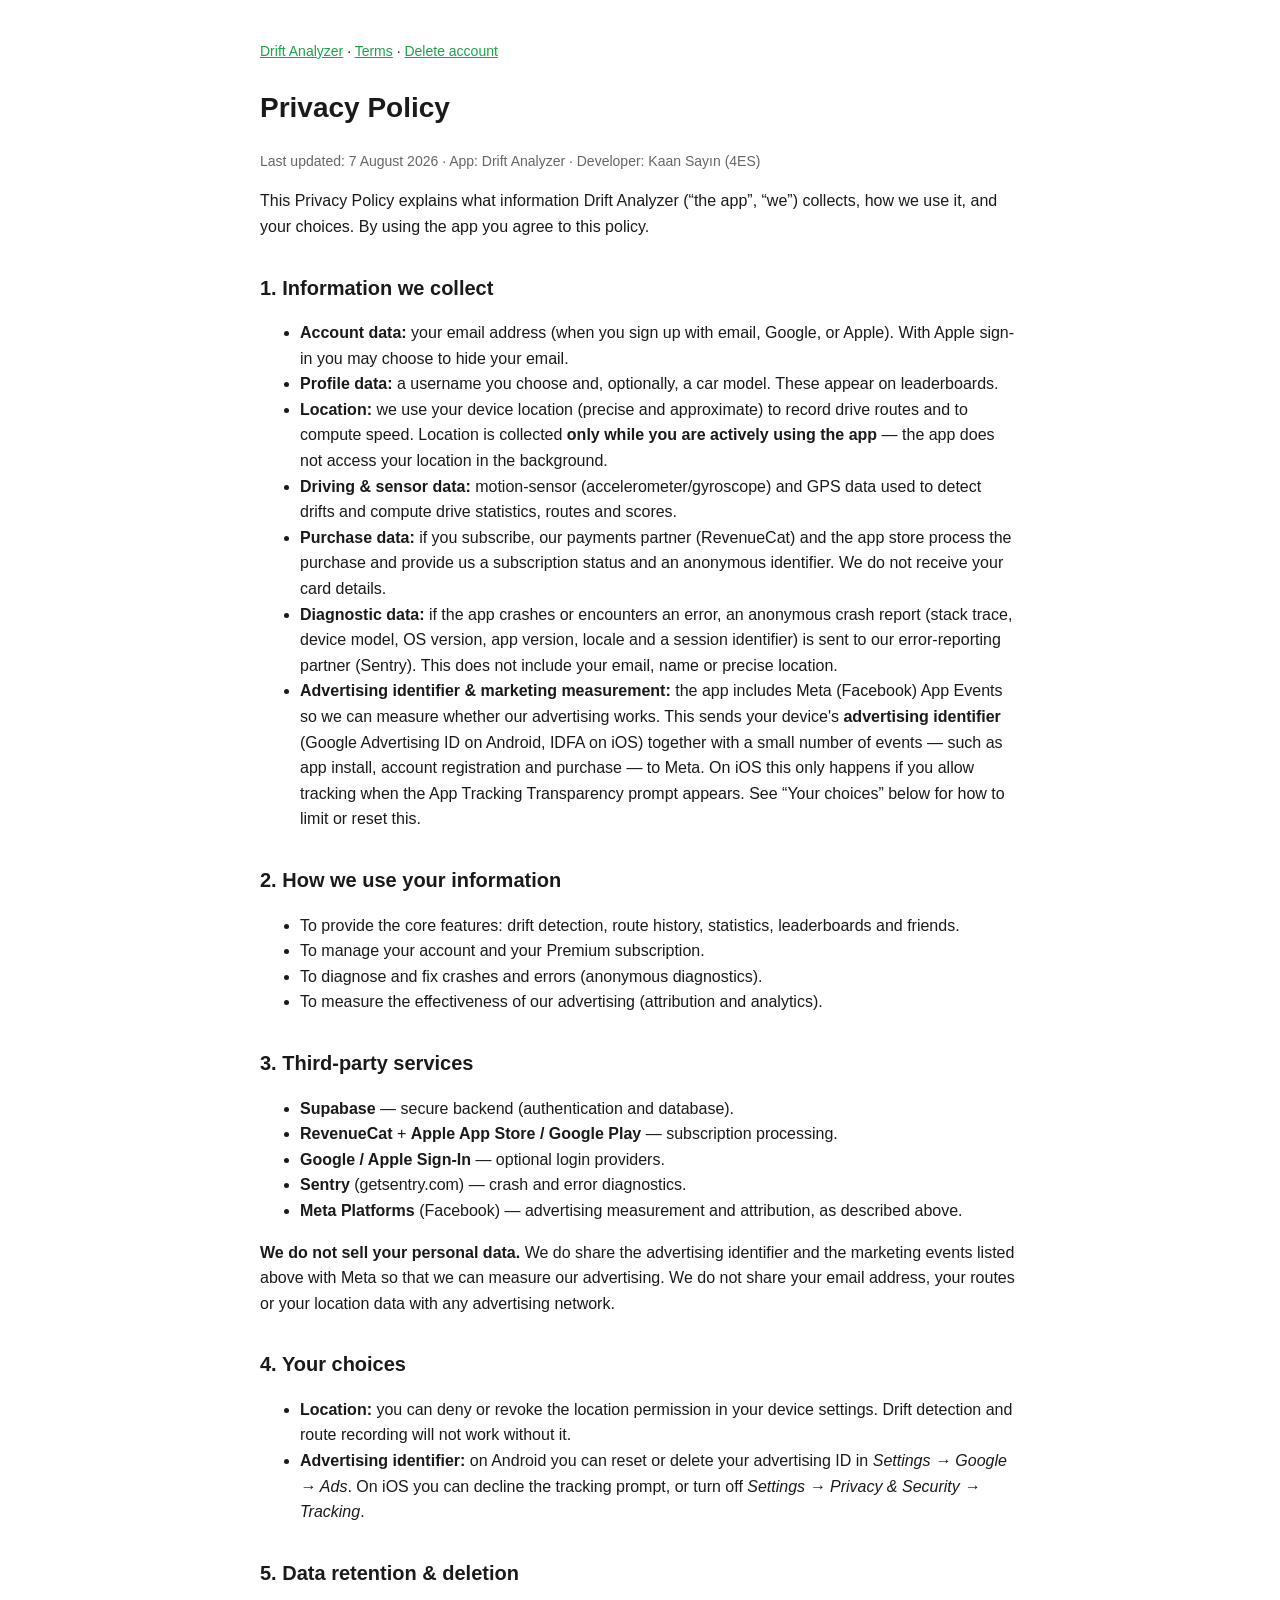
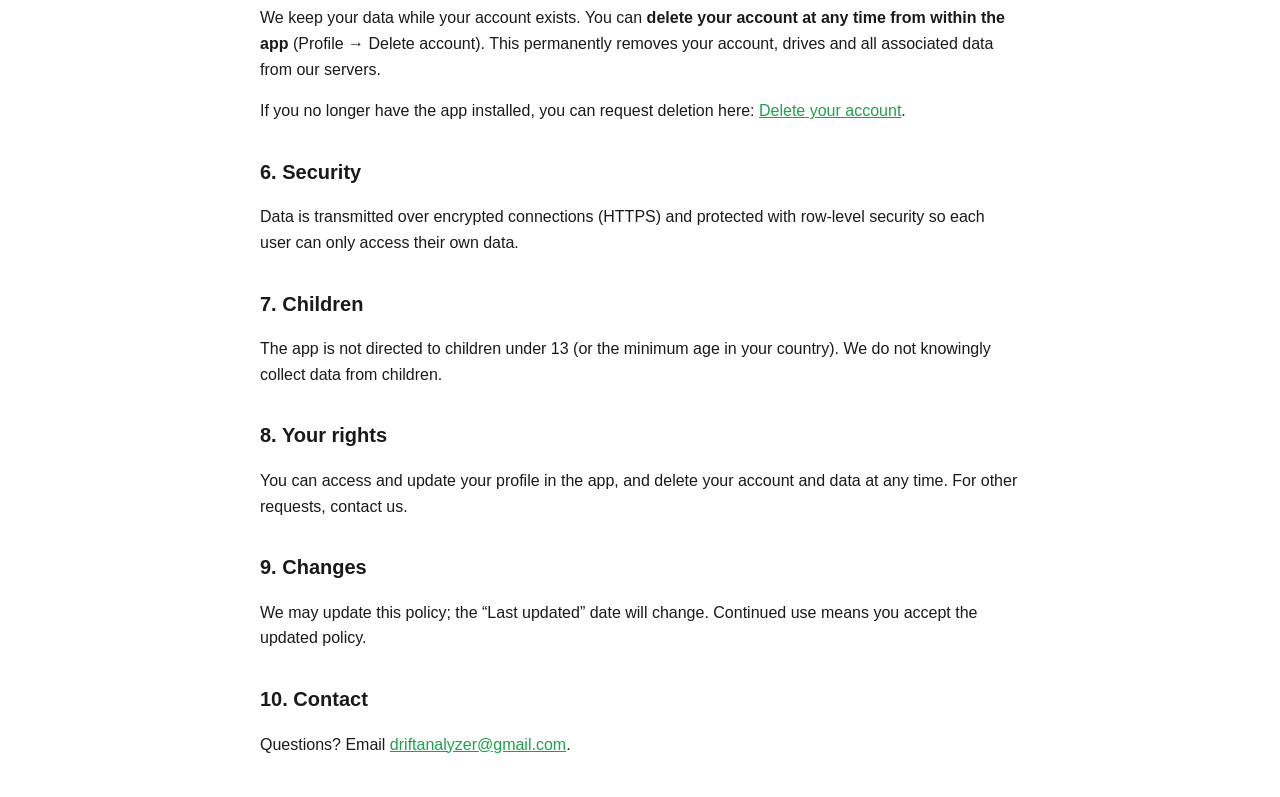
<file: drift-analyzer/privacy.html>
<!DOCTYPE html>
<html lang="en">
<head>
<meta charset="utf-8">
<meta name="viewport" content="width=device-width, initial-scale=1">
<title>Drift Analyzer — Privacy Policy</title>
<style>
  body{font-family:-apple-system,Segoe UI,Roboto,Helvetica,Arial,sans-serif;max-width:760px;margin:40px auto;padding:0 20px;line-height:1.6;color:#1a1a1a}
  h1{font-size:28px} h2{font-size:20px;margin-top:32px} a{color:#1aa34a}
  .muted{color:#666;font-size:14px}
  nav{margin-bottom:24px;font-size:14px}
</style>
</head>
<body>
<nav><a href="./">Drift Analyzer</a> · <a href="terms.html">Terms</a> · <a href="delete-account.html">Delete account</a></nav>

<h1>Privacy Policy</h1>
<p class="muted">Last updated: 7 August 2026 · App: Drift Analyzer · Developer: Kaan Sayın (4ES)</p>

<p>This Privacy Policy explains what information Drift Analyzer (“the app”, “we”) collects, how we use it, and your choices. By using the app you agree to this policy.</p>

<h2>1. Information we collect</h2>
<ul>
  <li><strong>Account data:</strong> your email address (when you sign up with email, Google, or Apple). With Apple sign-in you may choose to hide your email.</li>
  <li><strong>Profile data:</strong> a username you choose and, optionally, a car model. These appear on leaderboards.</li>
  <li><strong>Location:</strong> we use your device location (precise and approximate) to record drive routes and to compute speed. Location is collected <strong>only while you are actively using the app</strong> — the app does not access your location in the background.</li>
  <li><strong>Driving &amp; sensor data:</strong> motion-sensor (accelerometer/gyroscope) and GPS data used to detect drifts and compute drive statistics, routes and scores.</li>
  <li><strong>Purchase data:</strong> if you subscribe, our payments partner (RevenueCat) and the app store process the purchase and provide us a subscription status and an anonymous identifier. We do not receive your card details.</li>
  <li><strong>Diagnostic data:</strong> if the app crashes or encounters an error, an anonymous crash report (stack trace, device model, OS version, app version, locale and a session identifier) is sent to our error-reporting partner (Sentry). This does not include your email, name or precise location.</li>
  <li><strong>Advertising identifier &amp; marketing measurement:</strong> the app includes Meta (Facebook) App Events so we can measure whether our advertising works. This sends your device's <strong>advertising identifier</strong> (Google Advertising ID on Android, IDFA on iOS) together with a small number of events — such as app install, account registration and purchase — to Meta. On iOS this only happens if you allow tracking when the App Tracking Transparency prompt appears. See “Your choices” below for how to limit or reset this.</li>
</ul>

<h2>2. How we use your information</h2>
<ul>
  <li>To provide the core features: drift detection, route history, statistics, leaderboards and friends.</li>
  <li>To manage your account and your Premium subscription.</li>
  <li>To diagnose and fix crashes and errors (anonymous diagnostics).</li>
  <li>To measure the effectiveness of our advertising (attribution and analytics).</li>
</ul>

<h2>3. Third-party services</h2>
<ul>
  <li><strong>Supabase</strong> — secure backend (authentication and database).</li>
  <li><strong>RevenueCat</strong> + <strong>Apple App Store / Google Play</strong> — subscription processing.</li>
  <li><strong>Google / Apple Sign-In</strong> — optional login providers.</li>
  <li><strong>Sentry</strong> (getsentry.com) — crash and error diagnostics.</li>
  <li><strong>Meta Platforms</strong> (Facebook) — advertising measurement and attribution, as described above.</li>
</ul>
<p><strong>We do not sell your personal data.</strong> We do share the advertising identifier and the marketing events listed above with Meta so that we can measure our advertising. We do not share your email address, your routes or your location data with any advertising network.</p>

<h2>4. Your choices</h2>
<ul>
  <li><strong>Location:</strong> you can deny or revoke the location permission in your device settings. Drift detection and route recording will not work without it.</li>
  <li><strong>Advertising identifier:</strong> on Android you can reset or delete your advertising ID in <em>Settings → Google → Ads</em>. On iOS you can decline the tracking prompt, or turn off <em>Settings → Privacy &amp; Security → Tracking</em>.</li>
</ul>

<h2>5. Data retention &amp; deletion</h2>
<p>We keep your data while your account exists. You can <strong>delete your account at any time from within the app</strong> (Profile → Delete account). This permanently removes your account, drives and all associated data from our servers.</p>
<p>If you no longer have the app installed, you can request deletion here: <a href="delete-account.html">Delete your account</a>.</p>

<h2>6. Security</h2>
<p>Data is transmitted over encrypted connections (HTTPS) and protected with row-level security so each user can only access their own data.</p>

<h2>7. Children</h2>
<p>The app is not directed to children under 13 (or the minimum age in your country). We do not knowingly collect data from children.</p>

<h2>8. Your rights</h2>
<p>You can access and update your profile in the app, and delete your account and data at any time. For other requests, contact us.</p>

<h2>9. Changes</h2>
<p>We may update this policy; the “Last updated” date will change. Continued use means you accept the updated policy.</p>

<h2>10. Contact</h2>
<p>Questions? Email <a href="mailto:driftanalyzer@gmail.com">driftanalyzer@gmail.com</a>.</p>
</body>
</html>
</file>
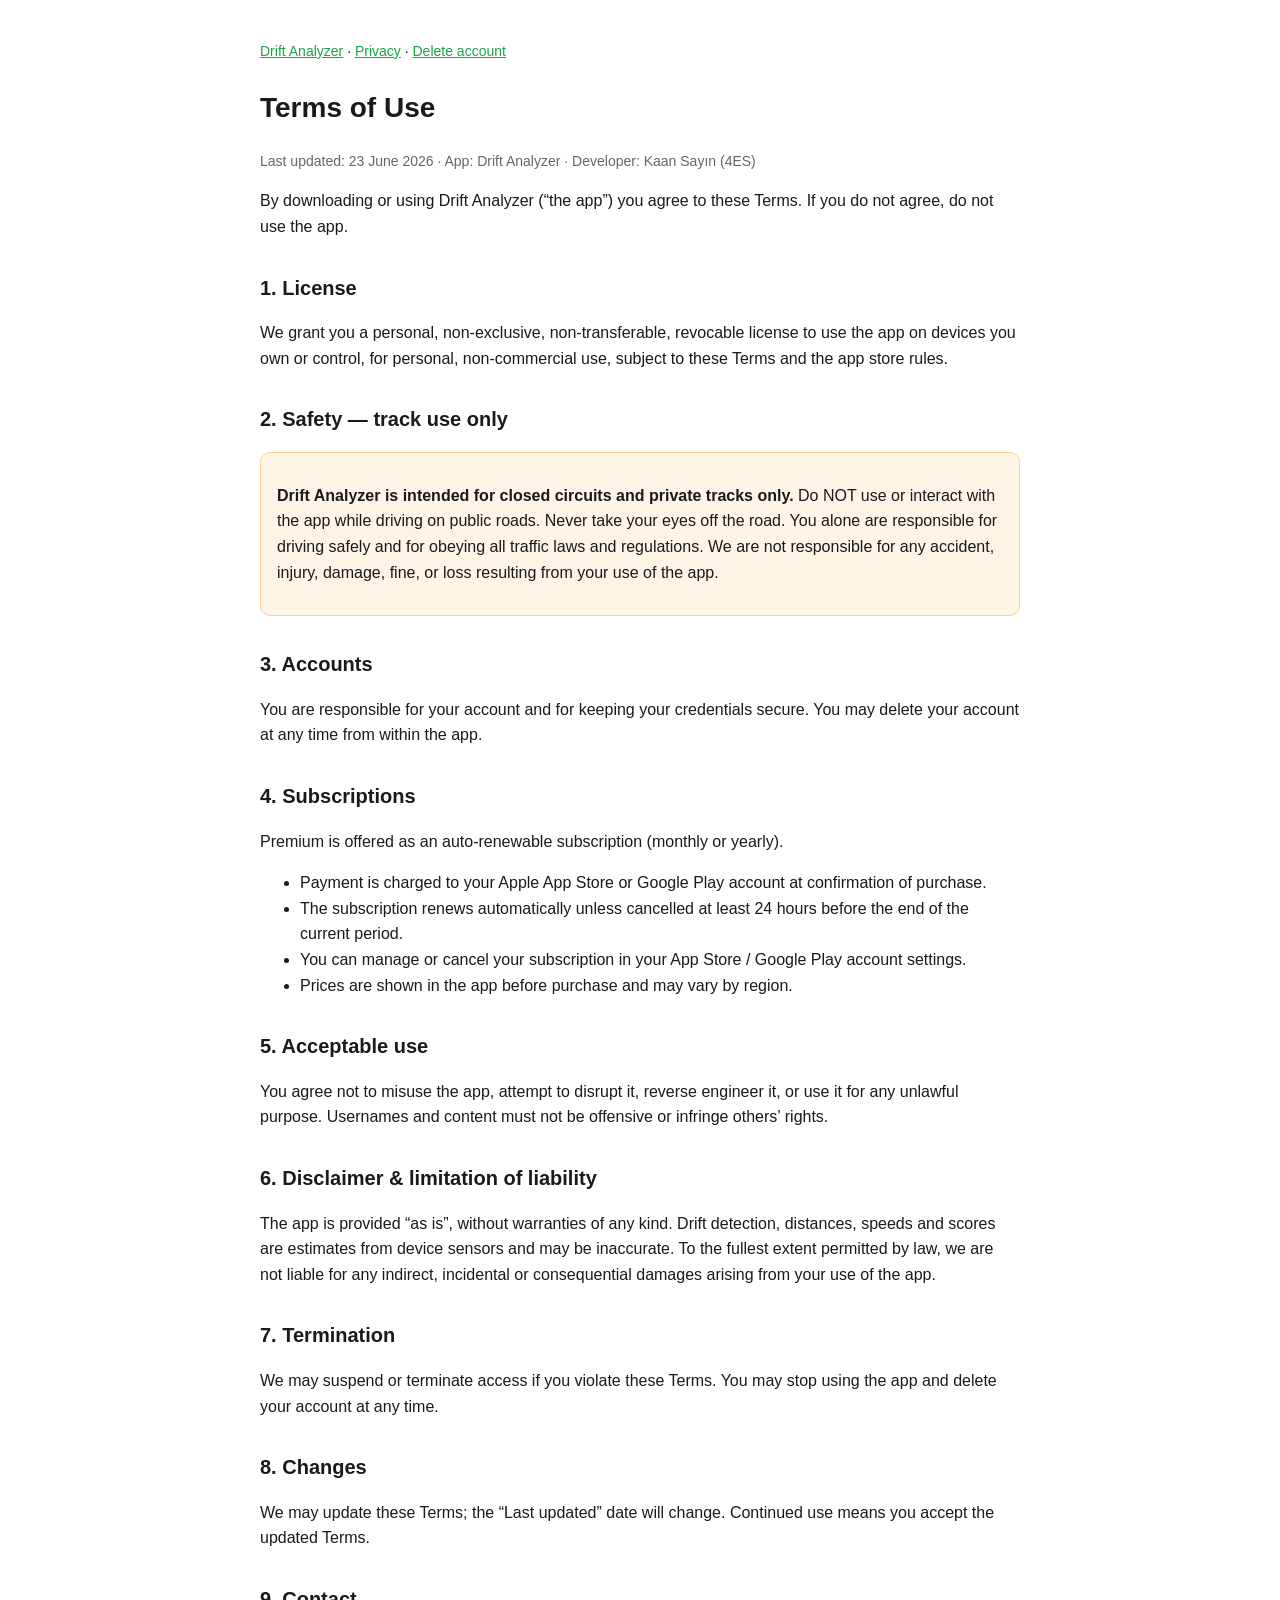
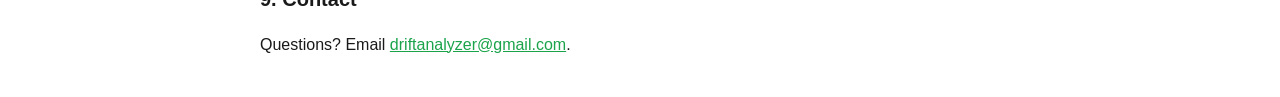
<file: drift-analyzer/terms.html>
<!DOCTYPE html>
<html lang="en">
<head>
<meta charset="utf-8">
<meta name="viewport" content="width=device-width, initial-scale=1">
<title>Drift Analyzer — Terms of Use</title>
<style>
  body{font-family:-apple-system,Segoe UI,Roboto,Helvetica,Arial,sans-serif;max-width:760px;margin:40px auto;padding:0 20px;line-height:1.6;color:#1a1a1a}
  h1{font-size:28px} h2{font-size:20px;margin-top:32px} a{color:#1aa34a}
  .muted{color:#666;font-size:14px}
  .warn{background:#fff4e5;border:1px solid #ffd08a;border-radius:10px;padding:14px 16px}
</style>
</head>
<body>
<nav style="margin-bottom:24px;font-size:14px"><a href="./">Drift Analyzer</a> · <a href="privacy.html">Privacy</a> · <a href="delete-account.html">Delete account</a></nav>
<h1>Terms of Use</h1>
<p class="muted">Last updated: 23 June 2026 · App: Drift Analyzer · Developer: Kaan Sayın (4ES)</p>

<p>By downloading or using Drift Analyzer (“the app”) you agree to these Terms. If you do not agree, do not use the app.</p>

<h2>1. License</h2>
<p>We grant you a personal, non-exclusive, non-transferable, revocable license to use the app on devices you own or control, for personal, non-commercial use, subject to these Terms and the app store rules.</p>

<h2>2. Safety — track use only</h2>
<div class="warn">
<p><strong>Drift Analyzer is intended for closed circuits and private tracks only.</strong> Do NOT use or interact with the app while driving on public roads. Never take your eyes off the road. You alone are responsible for driving safely and for obeying all traffic laws and regulations. We are not responsible for any accident, injury, damage, fine, or loss resulting from your use of the app.</p>
</div>

<h2>3. Accounts</h2>
<p>You are responsible for your account and for keeping your credentials secure. You may delete your account at any time from within the app.</p>

<h2>4. Subscriptions</h2>
<p>Premium is offered as an auto-renewable subscription (monthly or yearly).</p>
<ul>
  <li>Payment is charged to your Apple App Store or Google Play account at confirmation of purchase.</li>
  <li>The subscription renews automatically unless cancelled at least 24 hours before the end of the current period.</li>
  <li>You can manage or cancel your subscription in your App Store / Google Play account settings.</li>
  <li>Prices are shown in the app before purchase and may vary by region.</li>
</ul>

<h2>5. Acceptable use</h2>
<p>You agree not to misuse the app, attempt to disrupt it, reverse engineer it, or use it for any unlawful purpose. Usernames and content must not be offensive or infringe others’ rights.</p>

<h2>6. Disclaimer &amp; limitation of liability</h2>
<p>The app is provided “as is”, without warranties of any kind. Drift detection, distances, speeds and scores are estimates from device sensors and may be inaccurate. To the fullest extent permitted by law, we are not liable for any indirect, incidental or consequential damages arising from your use of the app.</p>

<h2>7. Termination</h2>
<p>We may suspend or terminate access if you violate these Terms. You may stop using the app and delete your account at any time.</p>

<h2>8. Changes</h2>
<p>We may update these Terms; the “Last updated” date will change. Continued use means you accept the updated Terms.</p>

<h2>9. Contact</h2>
<p>Questions? Email <a href="mailto:driftanalyzer@gmail.com">driftanalyzer@gmail.com</a>.</p>
</body>
</html>
</file>
<file: assets/styles.css>
:root {
  --midnight: #071923;
  --deep-lab: #0b2231;
  --graphite: #173746;
  --ink: #15313b;
  --muted: #58727b;
  --glass: #eef9f8;
  --paper: #f8fcfa;
  --white: #ffffff;
  --cyan: #23b8d1;
  --cyan-dark: #087d98;
  --coral: #ff725f;
  --lime: #b5e875;
  --line: #cce0df;
  --shadow: 0 24px 70px rgba(7, 25, 35, 0.14);
  color-scheme: light;
  font-family: "Avenir Next", Avenir, "Segoe UI", Helvetica, Arial, sans-serif;
  font-synthesis: none;
}

* { box-sizing: border-box; }

html {
  scroll-behavior: smooth;
  background: var(--paper);
}

body {
  margin: 0;
  min-width: 320px;
  color: var(--ink);
  background:
    linear-gradient(rgba(8, 125, 152, 0.045) 1px, transparent 1px),
    linear-gradient(90deg, rgba(8, 125, 152, 0.045) 1px, transparent 1px),
    var(--paper);
  background-size: 32px 32px;
  line-height: 1.6;
}

a { color: inherit; }

.skip-link {
  position: fixed;
  z-index: 100;
  top: 12px;
  left: 12px;
  padding: 10px 14px;
  color: var(--white);
  background: var(--midnight);
  border-radius: 8px;
  transform: translateY(-150%);
}

.skip-link:focus { transform: translateY(0); }

.site-header,
main,
footer {
  width: min(1160px, calc(100% - 40px));
  margin-inline: auto;
}

.site-header {
  display: flex;
  align-items: center;
  justify-content: space-between;
  min-height: 92px;
  border-bottom: 1px solid var(--line);
}

.brand {
  display: inline-flex;
  align-items: center;
  gap: 10px;
  color: var(--midnight);
  font-size: 1rem;
  font-weight: 800;
  letter-spacing: 0.18em;
  text-decoration: none;
}

.brand-mark {
  display: grid;
  width: 34px;
  aspect-ratio: 1;
  place-items: center;
  color: var(--white);
  background: var(--deep-lab);
  border-radius: 9px 9px 3px 9px;
  font-family: ui-monospace, "SFMono-Regular", Consolas, monospace;
  letter-spacing: 0;
}

nav { display: flex; gap: 26px; }

nav a {
  color: var(--muted);
  font-size: 0.84rem;
  font-weight: 700;
  letter-spacing: 0.08em;
  text-decoration: none;
  text-transform: uppercase;
}

nav a:hover { color: var(--cyan-dark); }

.hero {
  display: grid;
  grid-template-columns: minmax(0, 1.05fr) minmax(340px, 0.95fr);
  gap: clamp(48px, 8vw, 110px);
  align-items: center;
  min-height: 690px;
  padding: 76px 0 86px;
}

.eyebrow {
  margin: 0 0 14px;
  color: var(--cyan-dark);
  font-family: ui-monospace, "SFMono-Regular", Consolas, monospace;
  font-size: 0.76rem;
  font-weight: 800;
  letter-spacing: 0.12em;
  text-transform: uppercase;
}

.status-dot {
  display: inline-block;
  width: 8px;
  height: 8px;
  margin-right: 7px;
  background: var(--lime);
  border: 2px solid var(--graphite);
  border-radius: 50%;
}

h1,
h2,
h3 {
  margin-top: 0;
  color: var(--midnight);
  line-height: 1.02;
  letter-spacing: -0.045em;
}

h1 {
  max-width: 780px;
  margin-bottom: 26px;
  font-size: clamp(3.35rem, 7.7vw, 6.85rem);
  font-weight: 850;
}

h1 span {
  color: var(--cyan-dark);
  text-decoration: underline;
  text-decoration-color: var(--coral);
  text-decoration-thickness: 0.11em;
  text-underline-offset: 0.08em;
}

h2 { font-size: clamp(2.1rem, 5vw, 4.25rem); }
h3 { font-size: clamp(1.35rem, 3vw, 2rem); }

.lede {
  max-width: 650px;
  margin: 0;
  color: var(--muted);
  font-size: clamp(1.04rem, 2vw, 1.25rem);
}

.hero-actions {
  display: flex;
  flex-wrap: wrap;
  gap: 12px;
  margin-top: 34px;
}

.button {
  display: inline-flex;
  min-height: 48px;
  align-items: center;
  justify-content: center;
  padding: 12px 20px;
  border: 1px solid var(--deep-lab);
  border-radius: 12px 12px 4px 12px;
  font-size: 0.9rem;
  font-weight: 800;
  letter-spacing: 0.04em;
  text-decoration: none;
}

.button-primary {
  color: var(--white);
  background: var(--deep-lab);
  box-shadow: 6px 6px 0 var(--cyan);
}

.button-primary:hover { transform: translate(-1px, -1px); }

.button-quiet { background: rgba(255, 255, 255, 0.72); }

.reaction-stage {
  position: relative;
  display: grid;
  width: min(100%, 450px);
  aspect-ratio: 1;
  place-items: center;
  justify-self: center;
}

.element-card {
  position: relative;
  z-index: 3;
  display: grid;
  width: clamp(210px, 29vw, 300px);
  aspect-ratio: 1;
  padding: 22px;
  align-content: center;
  color: var(--white);
  background: var(--deep-lab);
  border: 2px solid var(--cyan);
  border-radius: 34px 34px 9px 34px;
  box-shadow: 16px 18px 0 rgba(35, 184, 209, 0.18), var(--shadow);
  transform: rotate(-4deg);
}

.element-card strong {
  font-family: ui-monospace, "SFMono-Regular", Consolas, monospace;
  font-size: clamp(5.6rem, 13vw, 9rem);
  line-height: 0.9;
  letter-spacing: -0.12em;
}

.element-number {
  position: absolute;
  top: 18px;
  right: 20px;
  color: var(--lime);
  font-family: ui-monospace, "SFMono-Regular", Consolas, monospace;
  font-weight: 800;
}

.element-name {
  margin-top: 17px;
  font-size: 0.9rem;
  font-weight: 750;
  letter-spacing: 0.04em;
}

.element-state {
  margin-top: 4px;
  color: #99c9d2;
  font-family: ui-monospace, "SFMono-Regular", Consolas, monospace;
  font-size: 0.65rem;
  letter-spacing: 0.12em;
}

.orbit {
  position: absolute;
  border: 1px solid rgba(8, 125, 152, 0.38);
  border-radius: 50%;
}

.orbit::after {
  position: absolute;
  width: 12px;
  height: 12px;
  content: "";
  background: var(--cyan-dark);
  border: 4px solid var(--paper);
  border-radius: 50%;
}

.orbit-one {
  width: 96%;
  height: 54%;
  transform: rotate(38deg);
  animation: drift-one 12s ease-in-out infinite alternate;
}

.orbit-one::after { top: 10%; left: 8%; }

.orbit-two {
  width: 88%;
  height: 45%;
  transform: rotate(-38deg);
  animation: drift-two 14s ease-in-out infinite alternate;
}

.orbit-two::after { right: 13%; bottom: 2%; background: var(--coral); }

.atom {
  position: absolute;
  z-index: 4;
  width: 22px;
  aspect-ratio: 1;
  border: 5px solid var(--paper);
  border-radius: 50%;
  box-shadow: 0 8px 22px rgba(7, 25, 35, 0.18);
}

.atom-cyan { top: 13%; right: 21%; background: var(--cyan); }
.atom-coral { bottom: 17%; left: 12%; width: 29px; background: var(--coral); }
.atom-lime { right: 6%; bottom: 29%; width: 17px; background: var(--lime); }

.game-panel {
  position: relative;
  display: grid;
  grid-template-columns: 150px minmax(0, 1fr) minmax(210px, 0.55fr);
  gap: clamp(24px, 5vw, 60px);
  align-items: center;
  margin-bottom: 28px;
  padding: clamp(28px, 6vw, 64px);
  overflow: hidden;
  color: #d8edf1;
  background: var(--deep-lab);
  border-radius: 28px 28px 8px 28px;
  box-shadow: var(--shadow);
}

.panel-index {
  color: var(--lime);
  font-family: ui-monospace, "SFMono-Regular", Consolas, monospace;
  font-size: clamp(2.4rem, 6vw, 4.8rem);
  font-weight: 800;
  letter-spacing: -0.08em;
}

.game-panel h2 { margin-bottom: 18px; color: var(--white); }
.game-panel p { margin: 0; }

.facts {
  display: grid;
  gap: 12px;
  margin: 0;
}

.facts div {
  padding-top: 12px;
  border-top: 1px solid rgba(255, 255, 255, 0.15);
}

.facts dt {
  color: #88b8c2;
  font-family: ui-monospace, "SFMono-Regular", Consolas, monospace;
  font-size: 0.66rem;
  letter-spacing: 0.12em;
  text-transform: uppercase;
}

.facts dd { margin: 2px 0 0; color: var(--white); font-weight: 700; }

.link-grid {
  display: grid;
  grid-template-columns: repeat(3, 1fr);
  gap: 16px;
  padding: 20px 0 90px;
}

.link-card {
  display: grid;
  grid-template-columns: 48px 1fr auto;
  gap: 14px;
  align-items: center;
  min-height: 126px;
  padding: 20px;
  background: rgba(255, 255, 255, 0.8);
  border: 1px solid var(--line);
  border-radius: 18px 18px 5px 18px;
  text-decoration: none;
  transition: transform 160ms ease, border-color 160ms ease, box-shadow 160ms ease;
}

.link-card:hover {
  border-color: var(--cyan);
  box-shadow: 0 15px 40px rgba(7, 25, 35, 0.08);
  transform: translateY(-3px);
}

.link-card strong { display: block; margin-bottom: 4px; }
.link-card small { display: block; color: var(--muted); line-height: 1.45; }

.card-symbol {
  display: grid;
  width: 46px;
  aspect-ratio: 1;
  place-items: center;
  color: var(--white);
  background: var(--cyan-dark);
  border-radius: 12px 12px 3px 12px;
  font-family: ui-monospace, "SFMono-Regular", Consolas, monospace;
  font-weight: 800;
}

.card-symbol.coral { background: var(--coral); }
.card-symbol.lime { color: var(--midnight); background: var(--lime); }
.arrow { color: var(--cyan-dark); font-size: 1.35rem; }

footer {
  display: flex;
  justify-content: space-between;
  gap: 30px;
  padding: 28px 0 44px;
  color: var(--muted);
  border-top: 1px solid var(--line);
  font-size: 0.82rem;
}

footer p { margin: 0; }

/* Policy and support pages */
.page-shell {
  display: grid;
  grid-template-columns: minmax(0, 1fr) 250px;
  gap: clamp(38px, 7vw, 90px);
  align-items: start;
  padding: 72px 0 100px;
}

.page-title { margin-bottom: 48px; }

.page-title h1 {
  max-width: 900px;
  margin-bottom: 18px;
  font-size: clamp(3rem, 8vw, 6.3rem);
}

.page-title .lede { max-width: 760px; }

.policy-content {
  padding: clamp(24px, 5vw, 56px);
  background: rgba(255, 255, 255, 0.88);
  border: 1px solid var(--line);
  border-radius: 24px 24px 7px 24px;
  box-shadow: 0 20px 55px rgba(7, 25, 35, 0.08);
}

.policy-content section + section {
  margin-top: 44px;
  padding-top: 38px;
  border-top: 1px solid var(--line);
}

.policy-content h2 {
  margin-bottom: 18px;
  font-size: clamp(1.6rem, 3vw, 2.35rem);
  letter-spacing: -0.025em;
}

.policy-content h3 {
  margin: 28px 0 10px;
  font-size: 1.12rem;
  letter-spacing: -0.01em;
}

.policy-content p,
.policy-content li { color: #3d5b64; }
.policy-content ul { padding-left: 1.25rem; }
.policy-content li + li { margin-top: 8px; }
.policy-content a { color: var(--cyan-dark); font-weight: 700; }

.notice {
  margin: 28px 0;
  padding: 18px 20px;
  color: var(--ink);
  background: #e7f6f7;
  border-left: 5px solid var(--cyan);
  border-radius: 4px 12px 12px 4px;
}

.page-nav {
  position: sticky;
  top: 24px;
  padding: 20px;
  background: var(--deep-lab);
  border-radius: 18px 18px 5px 18px;
}

.page-nav strong {
  display: block;
  margin-bottom: 14px;
  color: var(--lime);
  font-family: ui-monospace, "SFMono-Regular", Consolas, monospace;
  font-size: 0.72rem;
  letter-spacing: 0.1em;
  text-transform: uppercase;
}

.page-nav a {
  display: block;
  padding: 8px 0;
  color: #d6ebef;
  font-size: 0.88rem;
  text-decoration: none;
  border-top: 1px solid rgba(255, 255, 255, 0.1);
}

.page-nav a:hover { color: var(--white); }

.contact-block {
  padding: 24px;
  background: var(--deep-lab);
  color: #d7ecf0;
  border-radius: 18px 18px 5px 18px;
}

.contact-block h2 { color: var(--white); }
.contact-block a { color: var(--lime); }

.faq-item + .faq-item { margin-top: 30px; }
.faq-item h3 { margin-bottom: 7px; }

:focus-visible {
  outline: 3px solid var(--coral);
  outline-offset: 4px;
}

@keyframes drift-one {
  from { transform: rotate(34deg) scale(0.98); }
  to { transform: rotate(43deg) scale(1.02); }
}

@keyframes drift-two {
  from { transform: rotate(-42deg) scale(1.02); }
  to { transform: rotate(-34deg) scale(0.97); }
}

@media (max-width: 900px) {
  .hero {
    grid-template-columns: 1fr;
    min-height: auto;
    padding-top: 62px;
  }

  .reaction-stage { width: min(100%, 390px); }
  .game-panel { grid-template-columns: 110px 1fr; }
  .facts { grid-column: 1 / -1; grid-template-columns: repeat(3, 1fr); }
  .link-grid { grid-template-columns: 1fr; }
  .page-shell { grid-template-columns: 1fr; }
  .page-nav { position: static; order: -1; }
}

@media (max-width: 600px) {
  .site-header,
  main,
  footer { width: min(100% - 28px, 1160px); }

  .site-header { min-height: 76px; }
  nav { gap: 15px; }
  nav a { font-size: 0.72rem; }
  .hero { gap: 30px; padding: 50px 0 60px; }
  .reaction-stage { width: min(92vw, 340px); }
  .game-panel { grid-template-columns: 1fr; }
  .panel-index { font-size: 3rem; }
  .facts { grid-column: auto; grid-template-columns: 1fr; }
  .link-card { grid-template-columns: 44px 1fr auto; }
  footer { flex-direction: column; }
  .page-shell { padding-top: 48px; }
  .policy-content { padding: 24px 20px; }
}

@media (prefers-reduced-motion: reduce) {
  html { scroll-behavior: auto; }
  *, *::before, *::after {
    animation-duration: 0.01ms !important;
    animation-iteration-count: 1 !important;
    scroll-behavior: auto !important;
    transition-duration: 0.01ms !important;
  }
}
</file>
